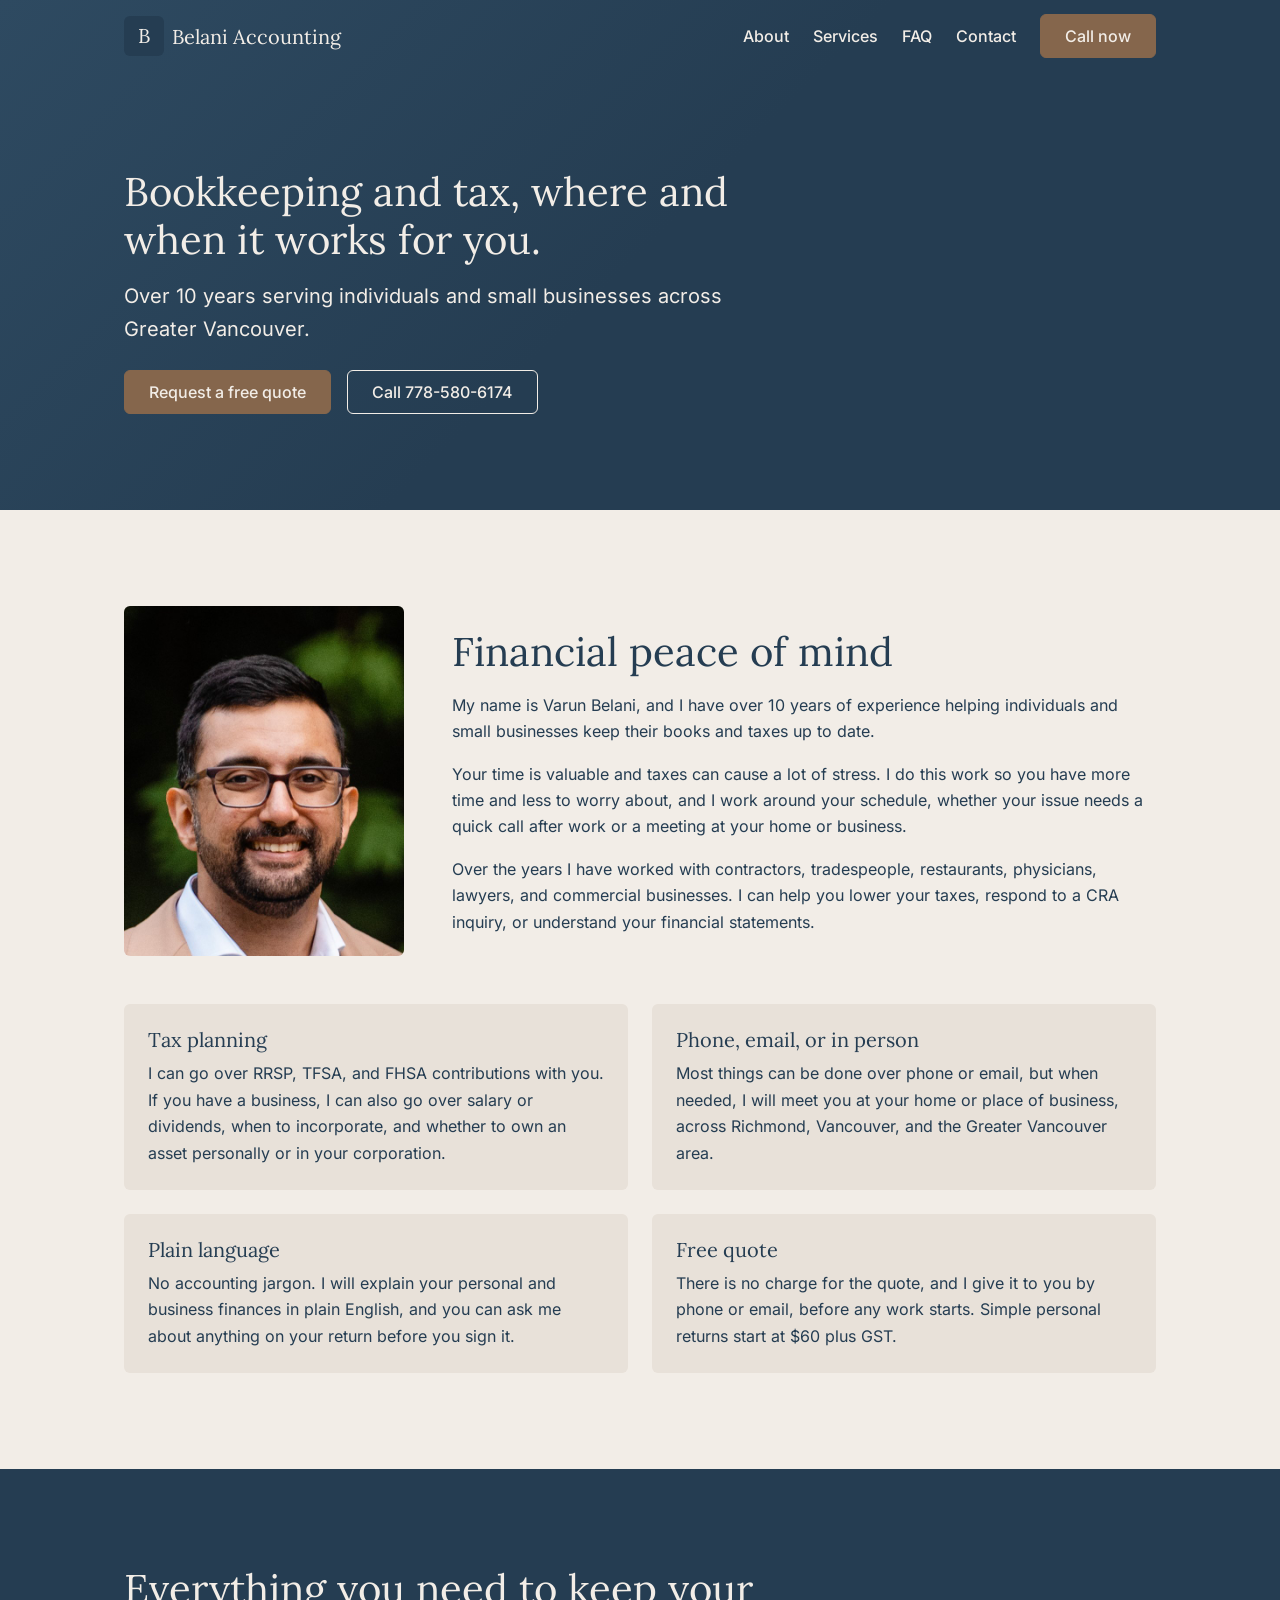
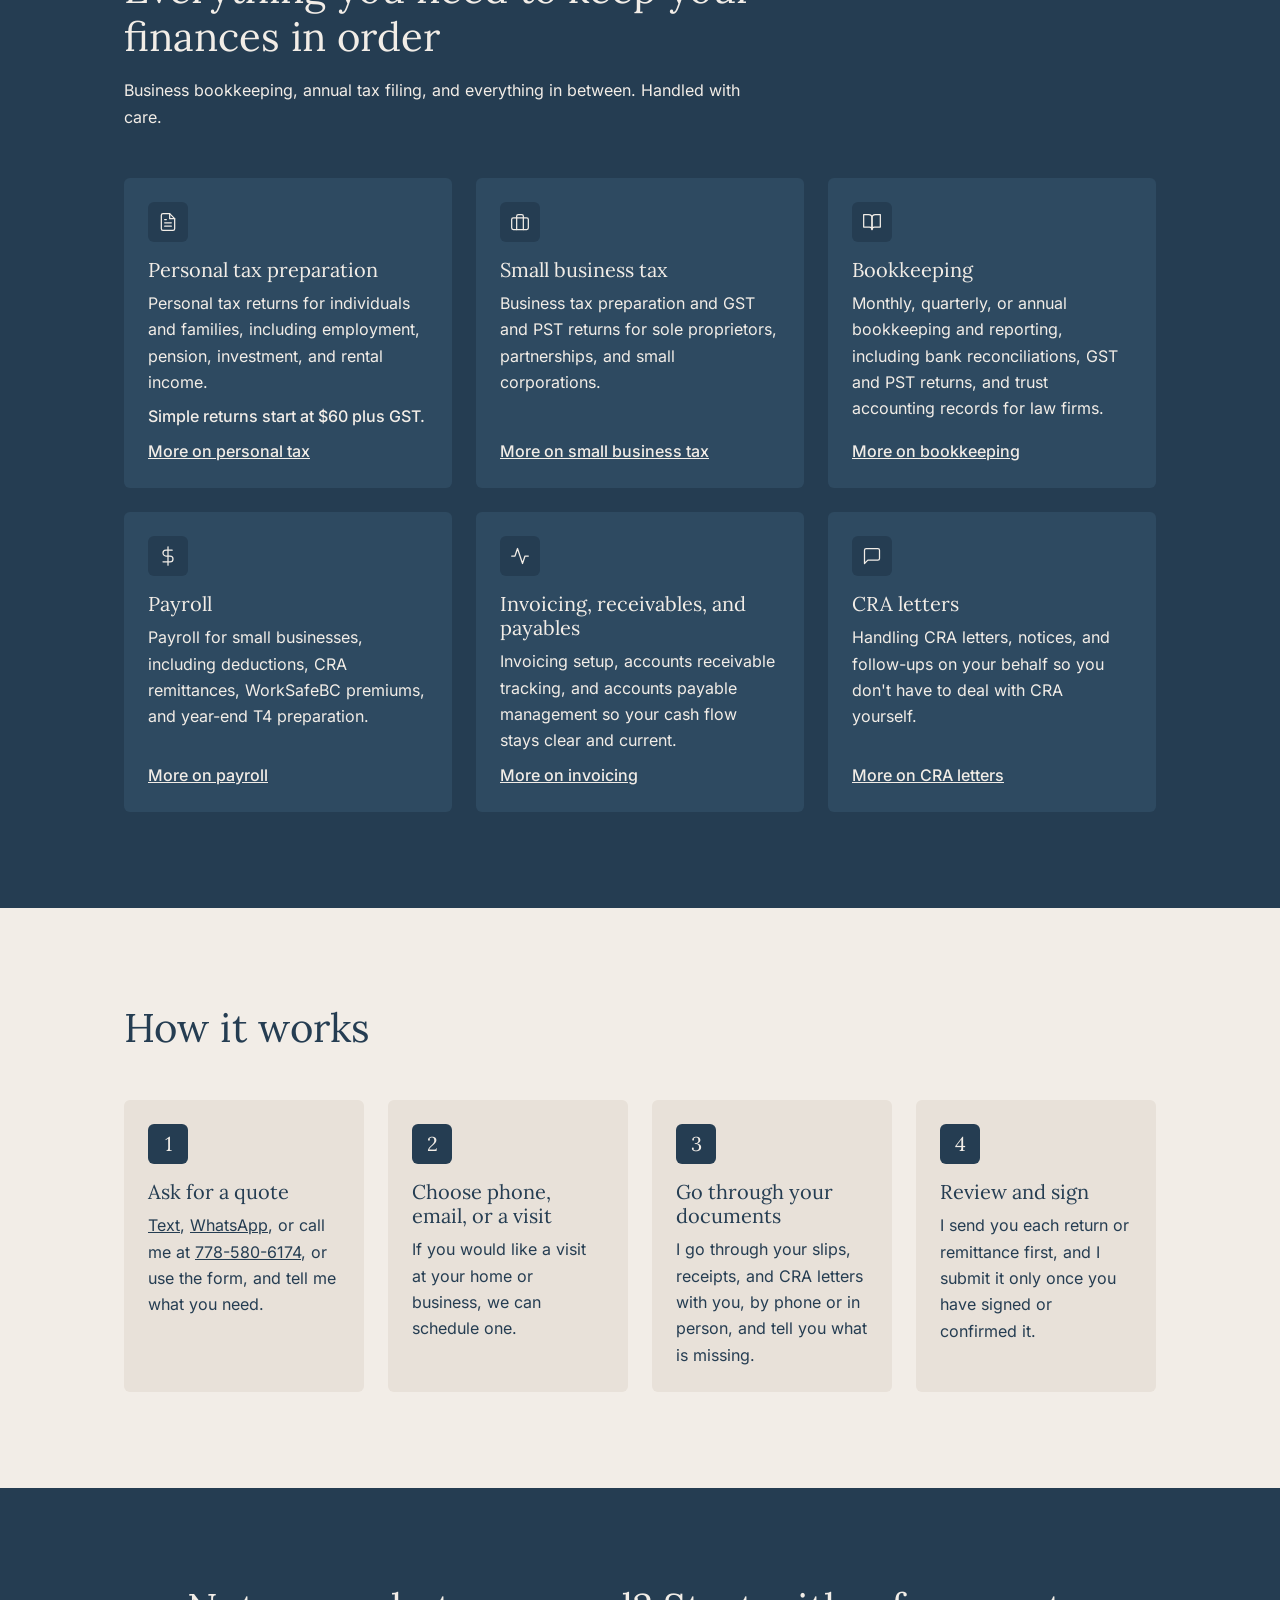
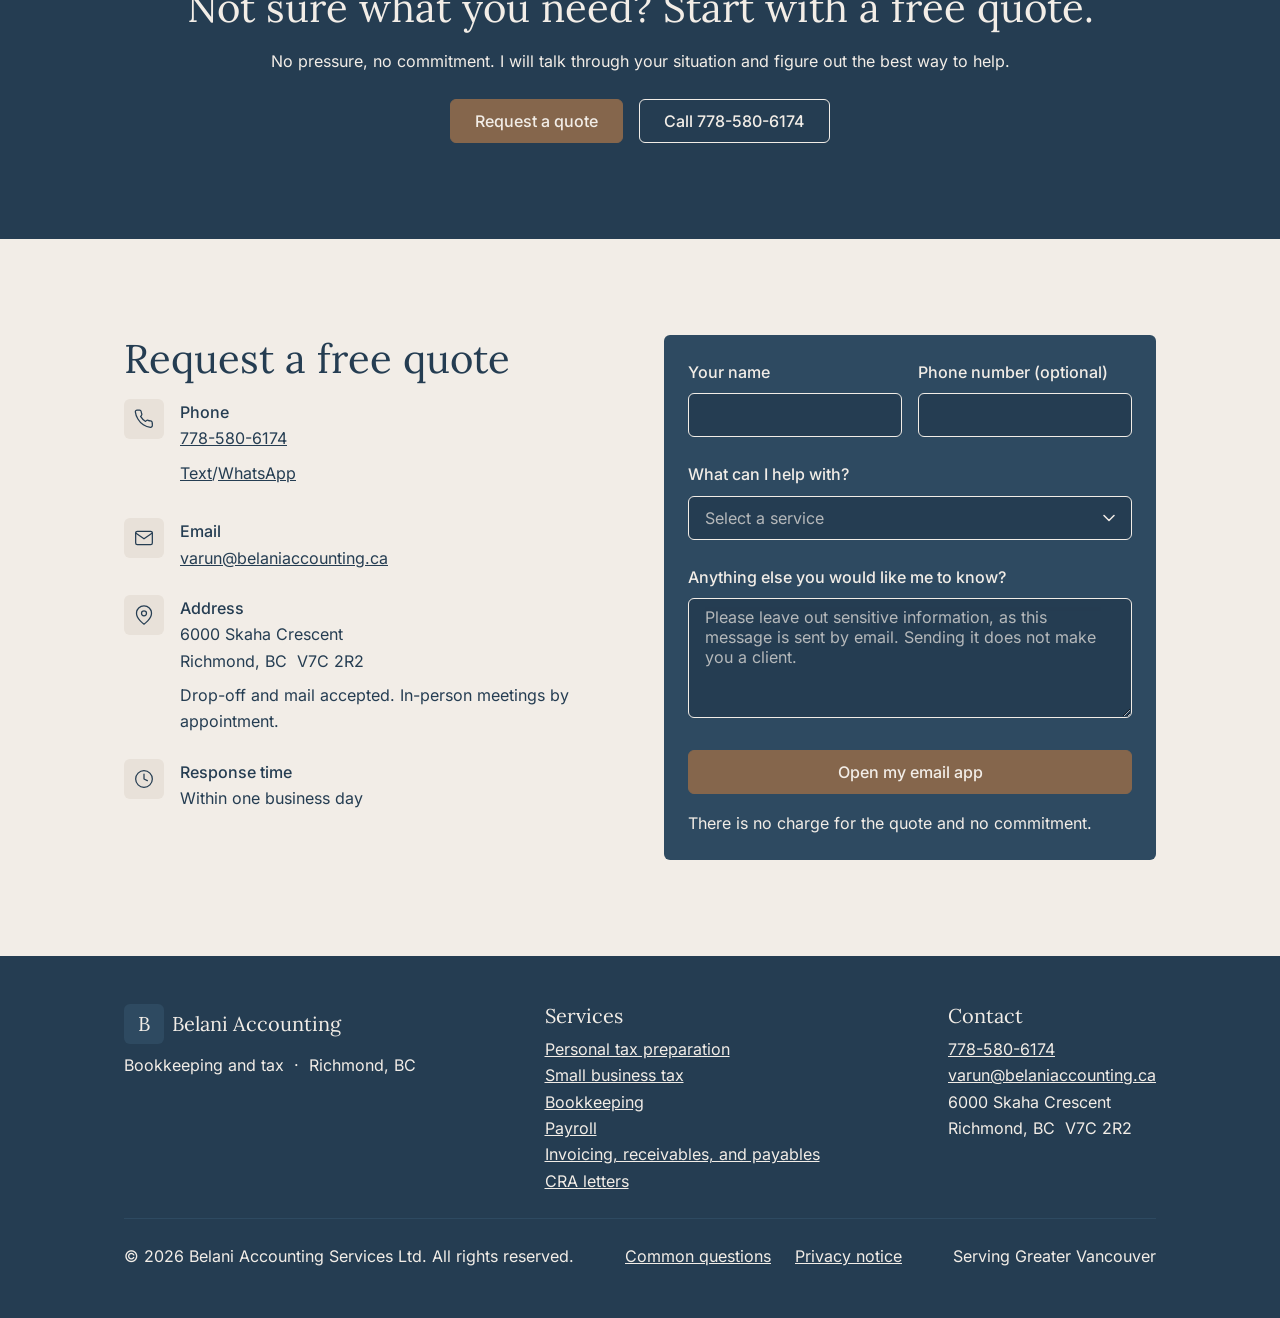
<file: index.html>
<!DOCTYPE html>
<html lang="en">
<head>
  <meta charset="UTF-8" />
  <meta name="viewport" content="width=device-width, initial-scale=1.0" />

  <title>Belani Accounting Services | Bookkeeping & Tax, Richmond, BC</title>
  <meta name="description" content="Bookkeeping and tax for individuals and small businesses in Richmond and Greater Vancouver, by phone, email, or in person. Free quote: 778-580-6174." />
  <link rel="canonical" href="https://www.belaniaccounting.ca/" />

  <meta property="og:type" content="website" />
  <meta property="og:url" content="https://www.belaniaccounting.ca/" />
  <meta property="og:title" content="Belani Accounting Services | Bookkeeping & Tax" />
  <meta property="og:description" content="Bookkeeping and tax, where and when it works for you. Serving individuals and small businesses across Greater Vancouver." />
  <meta property="og:image" content="https://www.belaniaccounting.ca/assets/og-image.png" />
  <meta property="og:image:width" content="1200" />
  <meta property="og:image:height" content="630" />
  <meta property="og:site_name" content="Belani Accounting Services" />
  <meta property="og:locale" content="en_CA" />
  <meta name="twitter:card" content="summary_large_image" />

  <link rel="icon" type="image/svg+xml" href="assets/favicon.svg" />
  <link rel="icon" type="image/x-icon" href="assets/favicon.ico" />
  <link rel="icon" type="image/png" sizes="32x32" href="assets/favicon-32.png" />
  <link rel="icon" type="image/png" sizes="16x16" href="assets/favicon-16.png" />
  <link rel="apple-touch-icon" href="assets/apple-touch-icon.png" />

  <link rel="stylesheet" href="style.css" />

  <script type="application/ld+json">
  {
    "@context": "https://schema.org",
    "@type": "AccountingService",
    "name": "Belani Accounting Services",
    "legalName": "Belani Accounting Services Ltd.",
    "alternateName": "Belani Accounting",
    "url": "https://www.belaniaccounting.ca/",
    "telephone": "+1-778-580-6174",
    "email": "varun@belaniaccounting.ca",
    "image": "https://www.belaniaccounting.ca/assets/og-image.png",
    "description": "Bookkeeping and tax for individuals and small businesses in Richmond and Greater Vancouver, by phone, email, or in person. Free quote: 778-580-6174.",
    "address": {
      "@type": "PostalAddress",
      "streetAddress": "6000 Skaha Crescent",
      "addressLocality": "Richmond",
      "addressRegion": "BC",
      "postalCode": "V7C 2R2",
      "addressCountry": "CA"
    },
    "areaServed": [
      { "@type": "City", "name": "Richmond" },
      { "@type": "City", "name": "Vancouver" },
      { "@type": "AdministrativeArea", "name": "Greater Vancouver" }
    ],
    "founder": { "@type": "Person", "name": "Varun Belani" }
  }
  </script>
</head>

<body>

<a href="#main" class="skip-link">Skip to main content</a>

<nav class="site-nav" id="site-nav" aria-label="Main navigation">
  <div class="nav-inner">

    <a href="#" class="nav-logo" aria-label="Belani Accounting Services, home">
      <div class="nav-monogram" aria-hidden="true">
        <span>B</span>
      </div>
      <span class="nav-name">Belani Accounting</span>
    </a>

    <ul class="nav-links">
      <li><a href="#about">About</a></li>
      <li><a href="#services">Services</a></li>
      <li><a href="faq.html">FAQ</a></li>
      <li><a href="#contact">Contact</a></li>
      <li>
        <a href="tel:+17785806174" class="btn btn-primary" aria-label="Call now, 778-580-6174">
          Call now
        </a>
      </li>
    </ul>

    <a href="tel:+17785806174" class="nav-call" aria-label="Call 778-580-6174">
      <svg viewBox="0 0 24 24" aria-hidden="true"><path d="M22 16.92v3a2 2 0 0 1-2.18 2 19.79 19.79 0 0 1-8.63-3.07A19.5 19.5 0 0 1 4.69 12 19.79 19.79 0 0 1 1.61 3.42 2 2 0 0 1 3.6 1.27h3a2 2 0 0 1 2 1.72c.127.96.361 1.903.7 2.81a2 2 0 0 1-.45 2.11L7.91 8.91a16 16 0 0 0 6 6l.91-.91a2 2 0 0 1 2.11-.45c.907.339 1.85.573 2.81.7A2 2 0 0 1 21.73 16.92z"/></svg>
    </a>

    <details class="nav-menu" id="nav-menu">
      <summary class="nav-hamburger" aria-label="Menu">
        <span></span>
        <span></span>
        <span></span>
      </summary>
      <div class="nav-mobile">
        <a href="#about">About</a>
        <a href="#services">Services</a>
        <a href="faq.html">FAQ</a>
        <a href="#contact">Contact</a>
        <a href="tel:+17785806174">Call 778-580-6174</a>
        <a href="sms:+17785806174">Text 778-580-6174</a>
        <a href="https://wa.me/17785806174">WhatsApp 778-580-6174</a>
        <a href="mailto:varun@belaniaccounting.ca">varun@belaniaccounting.ca</a>
      </div>
    </details>

  </div>
</nav>

<main id="main">
<section class="hero" aria-labelledby="page-heading">
  <div class="container">

    <h1 id="page-heading">
      Bookkeeping and tax, where and when it works for you.
    </h1>

    <p class="hero-sub">
      Over 10 years serving individuals and small businesses across Greater Vancouver.
    </p>

    <div class="hero-actions">
      <a href="#contact" class="btn btn-primary">Request a free quote</a>
      <a href="tel:+17785806174" class="btn btn-outline">Call 778-580-6174</a>
    </div>

  </div>
</section>

<section class="about" id="about" aria-labelledby="about-heading">
  <div class="container">
    <div class="about-grid">

      <img class="about-photo" src="assets/varun-belani.jpg" alt="Varun Belani" width="640" height="800" loading="lazy" decoding="async" />

      <div>
        <h2 id="about-heading">Financial peace of mind</h2>

        <p>
          My name is Varun Belani, and I have over 10 years of experience helping individuals and small businesses keep their books and taxes up to date.
        </p>

        <p>
          Your time is valuable and taxes can cause a lot of stress. I do this work so you have more time and less to worry about, and I work around your schedule, whether your issue needs a quick call after work or a meeting at your home or business.
        </p>

        <p>
          Over the years I have worked with contractors, tradespeople, restaurants, physicians, lawyers, and commercial businesses. I can help you lower your taxes, respond to a CRA inquiry, or understand your financial statements.
        </p>
      </div>

    </div>

    <div class="about-pillars">
      <div class="pillar">
        <h3>Tax planning</h3>
        <p>I can go over RRSP, TFSA, and FHSA contributions with you. If you have a business, I can also go over salary or dividends, when to incorporate, and whether to own an asset personally or in your corporation.</p>
      </div>
      <div class="pillar">
        <h3>Phone, email, or in person</h3>
        <p>Most things can be done over phone or email, but when needed, I will meet you at your home or place of business, across Richmond, Vancouver, and the Greater Vancouver area.</p>
      </div>
      <div class="pillar">
        <h3>Plain language</h3>
        <p>No accounting jargon. I will explain your personal and business finances in plain English, and you can ask me about anything on your return before you sign it.</p>
      </div>
      <div class="pillar">
        <h3>Free quote</h3>
        <p>There is no charge for the quote, and I give it to you by phone or email, before any work starts. Simple personal returns start at $60 plus GST.</p>
      </div>
    </div>

  </div>
</section>

<section class="services" id="services" aria-labelledby="services-heading">
  <div class="container">

    <div class="section-header">
      <h2 id="services-heading">Everything you need to keep your finances in order</h2>
      <p>
        Business bookkeeping, annual tax filing, and everything in between. Handled with care.
      </p>
    </div>

    <div class="services-grid">

      <div class="service-card">
        <div class="service-icon" aria-hidden="true">
          <svg viewBox="0 0 24 24"><path d="M14 2H6a2 2 0 0 0-2 2v16a2 2 0 0 0 2 2h12a2 2 0 0 0 2-2V8z"/><polyline points="14,2 14,8 20,8"/><line x1="16" y1="13" x2="8" y2="13"/><line x1="16" y1="17" x2="8" y2="17"/><polyline points="10,9 9,9 8,9"/></svg>
        </div>
        <h3>Personal tax preparation</h3>
        <p>Personal tax returns for individuals and families, including employment, pension, investment, and rental income.</p>
        <p class="service-price">Simple returns start at $60 plus GST.</p>
        <p class="service-more"><a href="personal-tax.html">More on personal tax</a></p>
      </div>

      <div class="service-card">
        <div class="service-icon" aria-hidden="true">
          <svg viewBox="0 0 24 24"><rect x="2" y="7" width="20" height="14" rx="2" ry="2"/><path d="M16 21V5a2 2 0 0 0-2-2h-4a2 2 0 0 0-2 2v16"/></svg>
        </div>
        <h3>Small business tax</h3>
        <p>Business tax preparation and GST and PST returns for sole proprietors, partnerships, and small corporations.</p>
        <p class="service-more"><a href="small-business-tax.html">More on small business tax</a></p>
      </div>

      <div class="service-card">
        <div class="service-icon" aria-hidden="true">
          <svg viewBox="0 0 24 24"><path d="M2 3h6a4 4 0 0 1 4 4v14a3 3 0 0 0-3-3H2z"/><path d="M22 3h-6a4 4 0 0 0-4 4v14a3 3 0 0 1 3-3h7z"/></svg>
        </div>
        <h3>Bookkeeping</h3>
        <p>Monthly, quarterly, or annual bookkeeping and reporting, including bank reconciliations, GST and PST returns, and trust accounting records for law firms.</p>
        <p class="service-more"><a href="bookkeeping.html">More on bookkeeping</a></p>
      </div>

      <div class="service-card">
        <div class="service-icon" aria-hidden="true">
          <svg viewBox="0 0 24 24"><line x1="12" y1="1" x2="12" y2="23"/><path d="M17 5H9.5a3.5 3.5 0 0 0 0 7h5a3.5 3.5 0 0 1 0 7H6"/></svg>
        </div>
        <h3>Payroll</h3>
        <p>Payroll for small businesses, including deductions, CRA remittances, WorkSafeBC premiums, and year-end T4 preparation.</p>
        <p class="service-more"><a href="payroll.html">More on payroll</a></p>
      </div>

      <div class="service-card">
        <div class="service-icon" aria-hidden="true">
          <svg viewBox="0 0 24 24"><polyline points="22,12 18,12 15,21 9,3 6,12 2,12"/></svg>
        </div>
        <h3>Invoicing, receivables, and payables</h3>
        <p>Invoicing setup, accounts receivable tracking, and accounts payable management so your cash flow stays clear and current.</p>
        <p class="service-more"><a href="bookkeeping.html#invoicing">More on invoicing</a></p>
      </div>

      <div class="service-card">
        <div class="service-icon" aria-hidden="true">
          <svg viewBox="0 0 24 24"><path d="M21 15a2 2 0 0 1-2 2H7l-4 4V5a2 2 0 0 1 2-2h14a2 2 0 0 1 2 2z"/></svg>
        </div>
        <h3>CRA letters</h3>
        <p>Handling CRA letters, notices, and follow-ups on your behalf so you don't have to deal with CRA yourself.</p>
        <p class="service-more"><a href="cra-letters.html">More on CRA letters</a></p>
      </div>

    </div>
  </div>
</section>

<section class="steps" aria-labelledby="steps-heading">
  <div class="container">

    <div class="section-header">
      <h2 id="steps-heading">How it works</h2>
    </div>

    <ol class="steps-grid">
      <li class="step">
        <span class="step-num" aria-hidden="true">1</span>
        <h3>Ask for a quote</h3>
        <p><a href="sms:+17785806174">Text</a>, <a href="https://wa.me/17785806174">WhatsApp</a>, or call me at <a href="tel:+17785806174" class="nowrap">778-580-6174</a>, or use the form, and tell me what you need.</p>
      </li>
      <li class="step">
        <span class="step-num" aria-hidden="true">2</span>
        <h3>Choose phone, email, or a visit</h3>
        <p>If you would like a visit at your home or business, we can schedule one.</p>
      </li>
      <li class="step">
        <span class="step-num" aria-hidden="true">3</span>
        <h3>Go through your documents</h3>
        <p>I go through your slips, receipts, and CRA letters with you, by phone or in person, and tell you what is missing.</p>
      </li>
      <li class="step">
        <span class="step-num" aria-hidden="true">4</span>
        <h3>Review and sign</h3>
        <p>I send you each return or remittance first, and I submit it only once you have signed or confirmed it.</p>
      </li>
    </ol>

  </div>
</section>

<section class="cta-band">
  <div class="container">
    <h2>Not sure what you need? Start with a free quote.</h2>
    <p>No pressure, no commitment. I will talk through your situation and figure out the best way to help.</p>
    <div class="cta-band-actions">
      <a href="#contact" class="btn btn-primary">Request a quote</a>
      <a href="tel:+17785806174" class="btn btn-outline">Call 778-580-6174</a>
    </div>
  </div>
</section>

<section class="contact" id="contact" aria-labelledby="contact-heading">
  <div class="container">
    <div class="contact-grid">

      <div>
        <h2 id="contact-heading">Request a free quote</h2>

        <div class="contact-details">

          <div class="contact-item">
            <div class="contact-item-icon" aria-hidden="true">
              <svg viewBox="0 0 24 24"><path d="M22 16.92v3a2 2 0 0 1-2.18 2 19.79 19.79 0 0 1-8.63-3.07A19.5 19.5 0 0 1 4.69 12 19.79 19.79 0 0 1 1.61 3.42 2 2 0 0 1 3.6 1.27h3a2 2 0 0 1 2 1.72c.127.96.361 1.903.7 2.81a2 2 0 0 1-.45 2.11L7.91 8.91a16 16 0 0 0 6 6l.91-.91a2 2 0 0 1 2.11-.45c.907.339 1.85.573 2.81.7A2 2 0 0 1 21.73 16.92z"/></svg>
            </div>
            <div>
              <div class="contact-item-label">Phone</div>
              <div>
                <a href="tel:+17785806174">778-580-6174</a><br />
                <span class="contact-msg"><a href="sms:+17785806174">Text</a>/<a href="https://wa.me/17785806174">WhatsApp</a></span>
              </div>
            </div>
          </div>

          <div class="contact-item">
            <div class="contact-item-icon" aria-hidden="true">
              <svg viewBox="0 0 24 24"><path d="M4 4h16c1.1 0 2 .9 2 2v12c0 1.1-.9 2-2 2H4c-1.1 0-2-.9-2-2V6c0-1.1.9-2 2-2z"/><polyline points="22,6 12,13 2,6"/></svg>
            </div>
            <div>
              <div class="contact-item-label">Email</div>
              <div>
                <a href="mailto:varun@belaniaccounting.ca">varun@belaniaccounting.ca</a>
              </div>
            </div>
          </div>

          <div class="contact-item">
            <div class="contact-item-icon" aria-hidden="true">
              <svg viewBox="0 0 24 24"><path d="M21 10c0 7-9 13-9 13s-9-6-9-13a9 9 0 0 1 18 0z"/><circle cx="12" cy="10" r="3"/></svg>
            </div>
            <div>
              <div class="contact-item-label">Address</div>
              <div>
                6000 Skaha Crescent<br />
                Richmond, BC&nbsp; V7C 2R2
                <span class="contact-note">Drop-off and mail accepted. In-person meetings by appointment.</span>
              </div>
            </div>
          </div>

          <div class="contact-item">
            <div class="contact-item-icon" aria-hidden="true">
              <svg viewBox="0 0 24 24"><circle cx="12" cy="12" r="10"/><polyline points="12,6 12,12 16,14"/></svg>
            </div>
            <div>
              <div class="contact-item-label">Response time</div>
              <div>Within one business day</div>
            </div>
          </div>

        </div>
      </div>

      <div>
        <div class="contact-form">
          <form id="contact-form" action="mailto:varun@belaniaccounting.ca" method="post" enctype="text/plain">
            <div class="form-row">
              <div class="form-group">
                <label for="name">Your name</label>
                <input type="text" id="name" name="name" required autocomplete="name" />
              </div>
              <div class="form-group">
                <label for="phone">Phone number (optional)</label>
                <input type="tel" id="phone" name="phone" autocomplete="tel" />
              </div>
            </div>

            <div class="form-group">
              <label for="service">What can I help with?</label>
              <select id="service" name="service">
                <option value="" disabled selected>Select a service</option>
                <option data-service="personal-tax">Personal tax preparation</option>
                <option data-service="small-business-tax">Small business tax</option>
                <option data-service="bookkeeping">Bookkeeping</option>
                <option data-service="payroll">Payroll</option>
                <option data-service="invoicing">Invoicing, receivables, and payables</option>
                <option data-service="cra-letters">CRA letters</option>
                <option>Not sure, just want to talk</option>
              </select>
            </div>

            <div class="form-group">
              <label for="message">Anything else you would like me to know?</label>
              <textarea id="message" name="message" maxlength="1000" placeholder="Please leave out sensitive information, as this message is sent by email. Sending it does not make you a client."></textarea>
            </div>

            <button type="submit" class="btn btn-primary form-submit">
              Open my email app
            </button>
            <p class="form-note">There is no charge for the quote and no commitment.</p>
            <p id="form-status" class="form-status" role="status" tabindex="-1" hidden>Your email app should now be open with your message. Press send there to finish. If nothing opened, call <a href="tel:+17785806174">778-580-6174</a> or email <a href="mailto:varun@belaniaccounting.ca">varun@belaniaccounting.ca</a>.</p>
          </form>
        </div>
      </div>

    </div>
  </div>
</section>
</main>

<footer class="site-footer">
  <div class="container">
    <div class="footer-inner">

      <div>
        <div class="footer-brand">
          <div class="footer-monogram" aria-hidden="true">
            <span>B</span>
          </div>
          <span class="footer-name">Belani Accounting</span>
        </div>
        <div>Bookkeeping and tax &nbsp;·&nbsp; Richmond, BC</div>
      </div>

      <div class="footer-col">
        <h2 class="footer-heading">Services</h2>
        <a href="personal-tax.html">Personal tax preparation</a>
        <a href="small-business-tax.html">Small business tax</a>
        <a href="bookkeeping.html">Bookkeeping</a>
        <a href="payroll.html">Payroll</a>
        <a href="bookkeeping.html#invoicing">Invoicing, receivables, and payables</a>
        <a href="cra-letters.html">CRA letters</a>
      </div>

      <div class="footer-col">
        <h2 class="footer-heading">Contact</h2>
        <a href="tel:+17785806174">778-580-6174</a>
        <a href="mailto:varun@belaniaccounting.ca">varun@belaniaccounting.ca</a>
        <p>6000 Skaha Crescent<br />Richmond, BC&nbsp; V7C 2R2</p>
      </div>

    </div>

    <div class="footer-bottom">
      <span>&copy; <span id="footer-year">2026</span> Belani Accounting Services Ltd. All rights reserved.</span>
      <span class="footer-links">
        <a href="faq.html">Common questions</a>
        <a href="privacy.html">Privacy notice</a>
      </span>
      <span>Serving Greater Vancouver</span>
    </div>
  </div>
</footer>

<script src="site.js"></script>

</body>
</html>
</file>
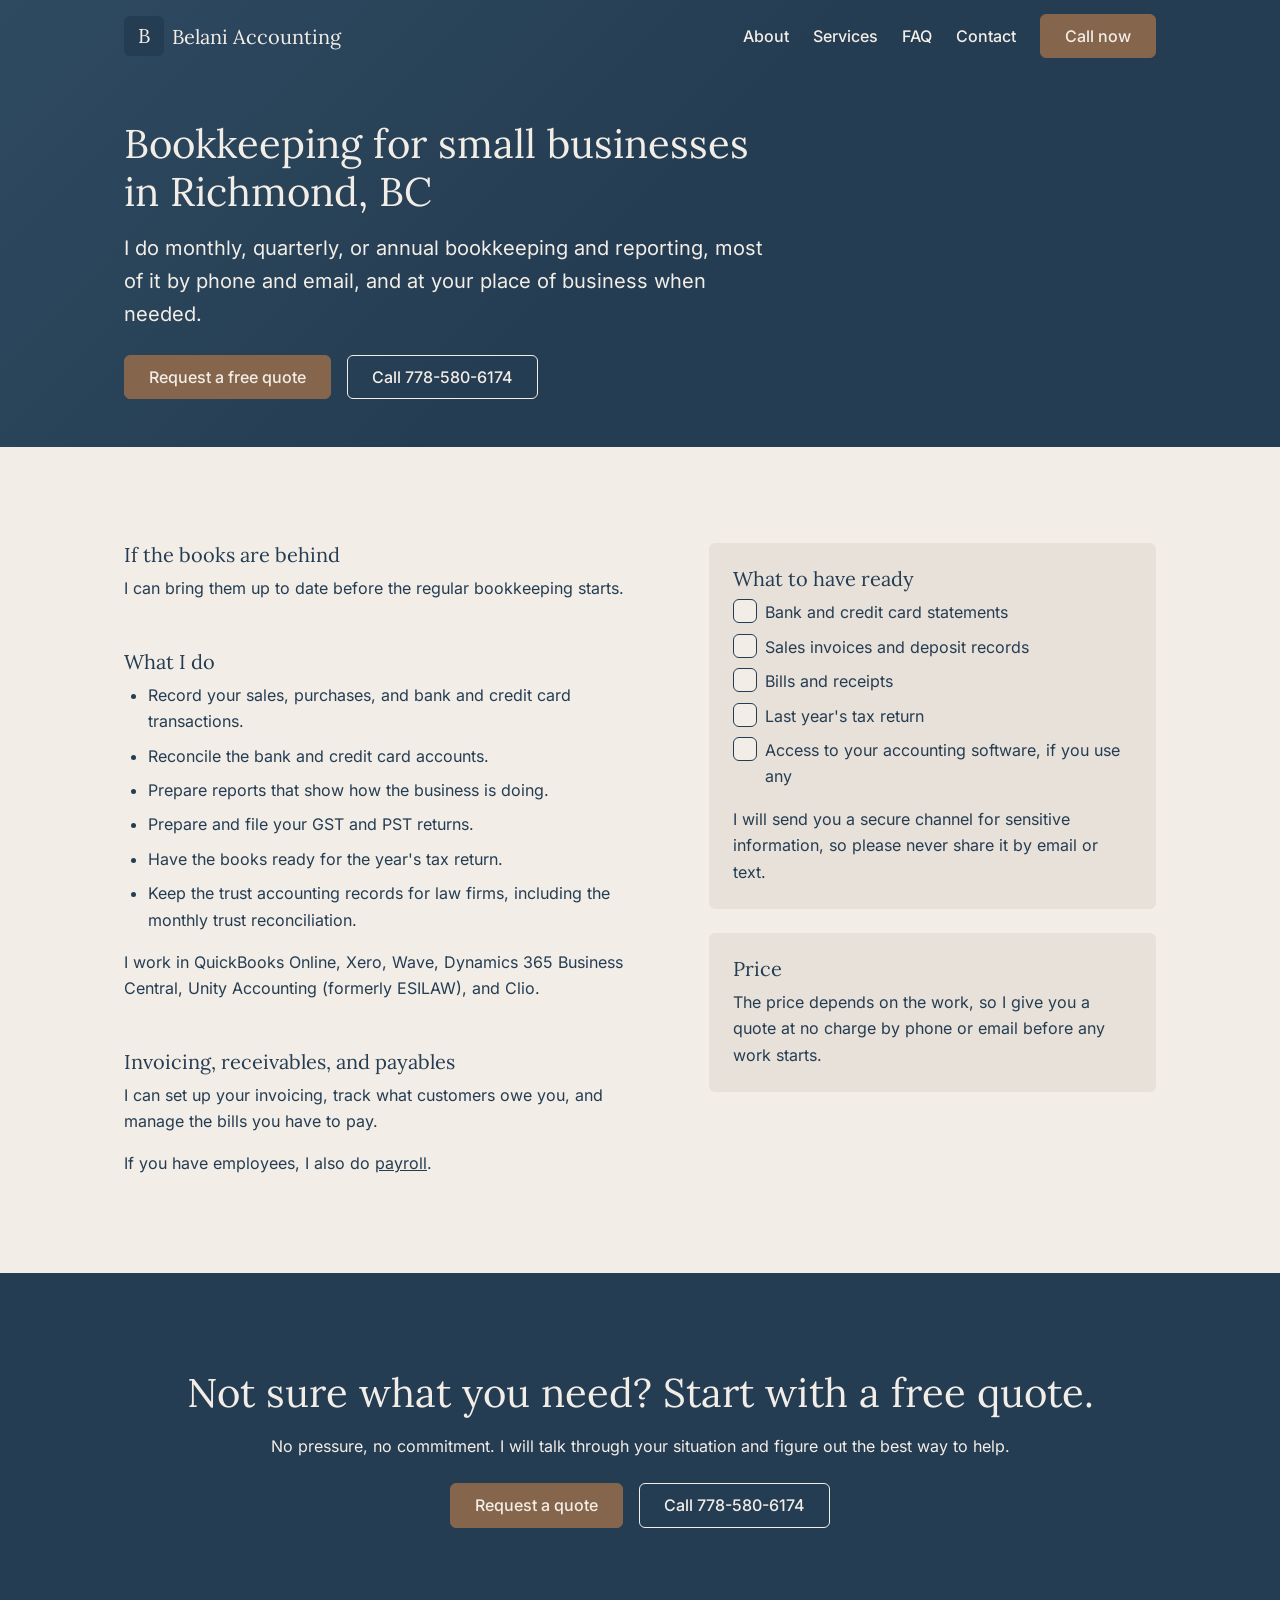
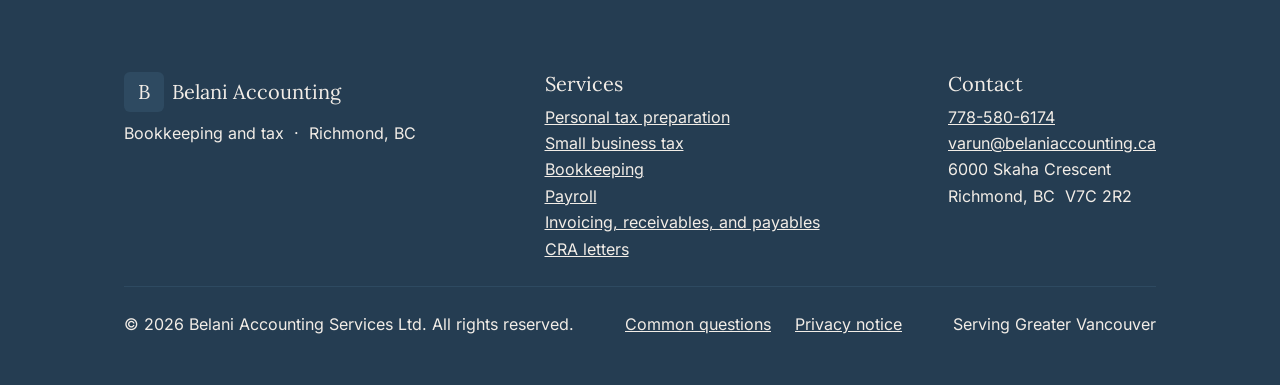
<file: bookkeeping.html>
<!DOCTYPE html>
<html lang="en">
<head>
  <meta charset="UTF-8" />
  <meta name="viewport" content="width=device-width, initial-scale=1.0" />

  <title>Bookkeeping in Richmond, BC | Belani Accounting</title>
  <meta name="description" content="Monthly, quarterly, or annual bookkeeping for small businesses in Richmond and Greater Vancouver, with invoicing, receivables, and payables. Call 778-580-6174." />
  <link rel="canonical" href="https://www.belaniaccounting.ca/bookkeeping.html" />

  <meta property="og:type" content="website" />
  <meta property="og:url" content="https://www.belaniaccounting.ca/bookkeeping.html" />
  <meta property="og:title" content="Bookkeeping in Richmond, BC | Belani Accounting" />
  <meta property="og:description" content="Monthly, quarterly, or annual bookkeeping for small businesses in Richmond and Greater Vancouver, with invoicing, receivables, and payables. Call 778-580-6174." />
  <meta property="og:image" content="https://www.belaniaccounting.ca/assets/og-image.png" />
  <meta property="og:image:width" content="1200" />
  <meta property="og:image:height" content="630" />
  <meta property="og:site_name" content="Belani Accounting Services" />
  <meta property="og:locale" content="en_CA" />
  <meta name="twitter:card" content="summary_large_image" />

  <link rel="icon" type="image/svg+xml" href="assets/favicon.svg" />
  <link rel="icon" type="image/x-icon" href="assets/favicon.ico" />
  <link rel="icon" type="image/png" sizes="32x32" href="assets/favicon-32.png" />
  <link rel="icon" type="image/png" sizes="16x16" href="assets/favicon-16.png" />
  <link rel="apple-touch-icon" href="assets/apple-touch-icon.png" />

  <link rel="stylesheet" href="style.css" />
</head>

<body>

<a href="#main" class="skip-link">Skip to main content</a>

<nav class="site-nav" id="site-nav" aria-label="Main navigation">
  <div class="nav-inner">

    <a href="./" class="nav-logo" aria-label="Belani Accounting Services, home">
      <div class="nav-monogram" aria-hidden="true">
        <span>B</span>
      </div>
      <span class="nav-name">Belani Accounting</span>
    </a>

    <ul class="nav-links">
      <li><a href="./#about">About</a></li>
      <li><a href="./#services">Services</a></li>
      <li><a href="faq.html">FAQ</a></li>
      <li><a href="./#contact">Contact</a></li>
      <li>
        <a href="tel:+17785806174" class="btn btn-primary" aria-label="Call now, 778-580-6174">
          Call now
        </a>
      </li>
    </ul>

    <a href="tel:+17785806174" class="nav-call" aria-label="Call 778-580-6174">
      <svg viewBox="0 0 24 24" aria-hidden="true"><path d="M22 16.92v3a2 2 0 0 1-2.18 2 19.79 19.79 0 0 1-8.63-3.07A19.5 19.5 0 0 1 4.69 12 19.79 19.79 0 0 1 1.61 3.42 2 2 0 0 1 3.6 1.27h3a2 2 0 0 1 2 1.72c.127.96.361 1.903.7 2.81a2 2 0 0 1-.45 2.11L7.91 8.91a16 16 0 0 0 6 6l.91-.91a2 2 0 0 1 2.11-.45c.907.339 1.85.573 2.81.7A2 2 0 0 1 21.73 16.92z"/></svg>
    </a>

    <details class="nav-menu" id="nav-menu">
      <summary class="nav-hamburger" aria-label="Menu">
        <span></span>
        <span></span>
        <span></span>
      </summary>
      <div class="nav-mobile">
        <a href="./#about">About</a>
        <a href="./#services">Services</a>
        <a href="faq.html">FAQ</a>
        <a href="./#contact">Contact</a>
        <a href="tel:+17785806174">Call 778-580-6174</a>
        <a href="sms:+17785806174">Text 778-580-6174</a>
        <a href="https://wa.me/17785806174">WhatsApp 778-580-6174</a>
        <a href="mailto:varun@belaniaccounting.ca">varun@belaniaccounting.ca</a>
      </div>
    </details>

  </div>
</nav>

<main id="main">
<section class="hero page-hero" aria-labelledby="page-heading">
  <div class="container">

    <h1 id="page-heading">Bookkeeping for small businesses in Richmond, BC</h1>

    <p class="hero-sub">I do monthly, quarterly, or annual bookkeeping and reporting, most of it by phone and email, and at your place of business when needed.</p>

    <div class="hero-actions">
      <a href="./?service=bookkeeping#contact" class="btn btn-primary">Request a free quote</a>
      <a href="tel:+17785806174" class="btn btn-outline">Call 778-580-6174</a>
    </div>

  </div>
</section>

<section class="page-section">
  <div class="container">
    <div class="page-grid">

      <div>
        <h2>If the books are behind</h2>
        <p>I can bring them up to date before the regular bookkeeping starts.</p>

        <h2>What I do</h2>
        <ul class="page-list">
          <li>Record your sales, purchases, and bank and credit card transactions.</li>
          <li>Reconcile the bank and credit card accounts.</li>
          <li>Prepare reports that show how the business is doing.</li>
          <li>Prepare and file your GST and PST returns.</li>
          <li>Have the books ready for the year's tax return.</li>
          <li>Keep the trust accounting records for law firms, including the monthly trust reconciliation.</li>
        </ul>
        <p>I work in QuickBooks Online, Xero, Wave, Dynamics 365 Business Central, Unity Accounting (formerly ESILAW), and Clio.</p>

        <h2 id="invoicing">Invoicing, receivables, and payables</h2>
        <p>I can set up your invoicing, track what customers owe you, and manage the bills you have to pay.</p>

        <p>If you have employees, I also do <a href="payroll.html">payroll</a>.</p>
      </div>

      <div class="page-aside">
        <div class="pillar" id="ready">
          <h2>What to have ready</h2>
          <ul class="page-list check-list">
            <li><label><input type="checkbox" /><span>Bank and credit card statements</span></label></li>
            <li><label><input type="checkbox" /><span>Sales invoices and deposit records</span></label></li>
            <li><label><input type="checkbox" /><span>Bills and receipts</span></label></li>
            <li><label><input type="checkbox" /><span>Last year's tax return</span></label></li>
            <li><label><input type="checkbox" /><span>Access to your accounting software, if you use any</span></label></li>
          </ul>
          <p>I will send you a secure channel for sensitive information, so please never share it by email or text.</p>
        </div>
        <div class="pillar">
          <h2>Price</h2>
          <p>The price depends on the work, so I give you a quote at no charge by phone or email before any work starts.</p>
        </div>
      </div>

    </div>
  </div>
</section>

<section class="cta-band">
  <div class="container">
    <h2>Not sure what you need? Start with a free quote.</h2>
    <p>No pressure, no commitment. I will talk through your situation and figure out the best way to help.</p>
    <div class="cta-band-actions">
      <a href="./?service=bookkeeping#contact" class="btn btn-primary">Request a quote</a>
      <a href="tel:+17785806174" class="btn btn-outline">Call 778-580-6174</a>
    </div>
  </div>
</section>
</main>

<footer class="site-footer">
  <div class="container">
    <div class="footer-inner">

      <div>
        <div class="footer-brand">
          <div class="footer-monogram" aria-hidden="true">
            <span>B</span>
          </div>
          <span class="footer-name">Belani Accounting</span>
        </div>
        <div>Bookkeeping and tax &nbsp;·&nbsp; Richmond, BC</div>
      </div>

      <div class="footer-col">
        <h2 class="footer-heading">Services</h2>
        <a href="personal-tax.html">Personal tax preparation</a>
        <a href="small-business-tax.html">Small business tax</a>
        <a href="bookkeeping.html">Bookkeeping</a>
        <a href="payroll.html">Payroll</a>
        <a href="bookkeeping.html#invoicing">Invoicing, receivables, and payables</a>
        <a href="cra-letters.html">CRA letters</a>
      </div>

      <div class="footer-col">
        <h2 class="footer-heading">Contact</h2>
        <a href="tel:+17785806174">778-580-6174</a>
        <a href="mailto:varun@belaniaccounting.ca">varun@belaniaccounting.ca</a>
        <p>6000 Skaha Crescent<br />Richmond, BC&nbsp; V7C 2R2</p>
      </div>

    </div>

    <div class="footer-bottom">
      <span>&copy; <span id="footer-year">2026</span> Belani Accounting Services Ltd. All rights reserved.</span>
      <span class="footer-links">
        <a href="faq.html">Common questions</a>
        <a href="privacy.html">Privacy notice</a>
      </span>
      <span>Serving Greater Vancouver</span>
    </div>
  </div>
</footer>

<script src="site.js"></script>

</body>
</html>
</file>
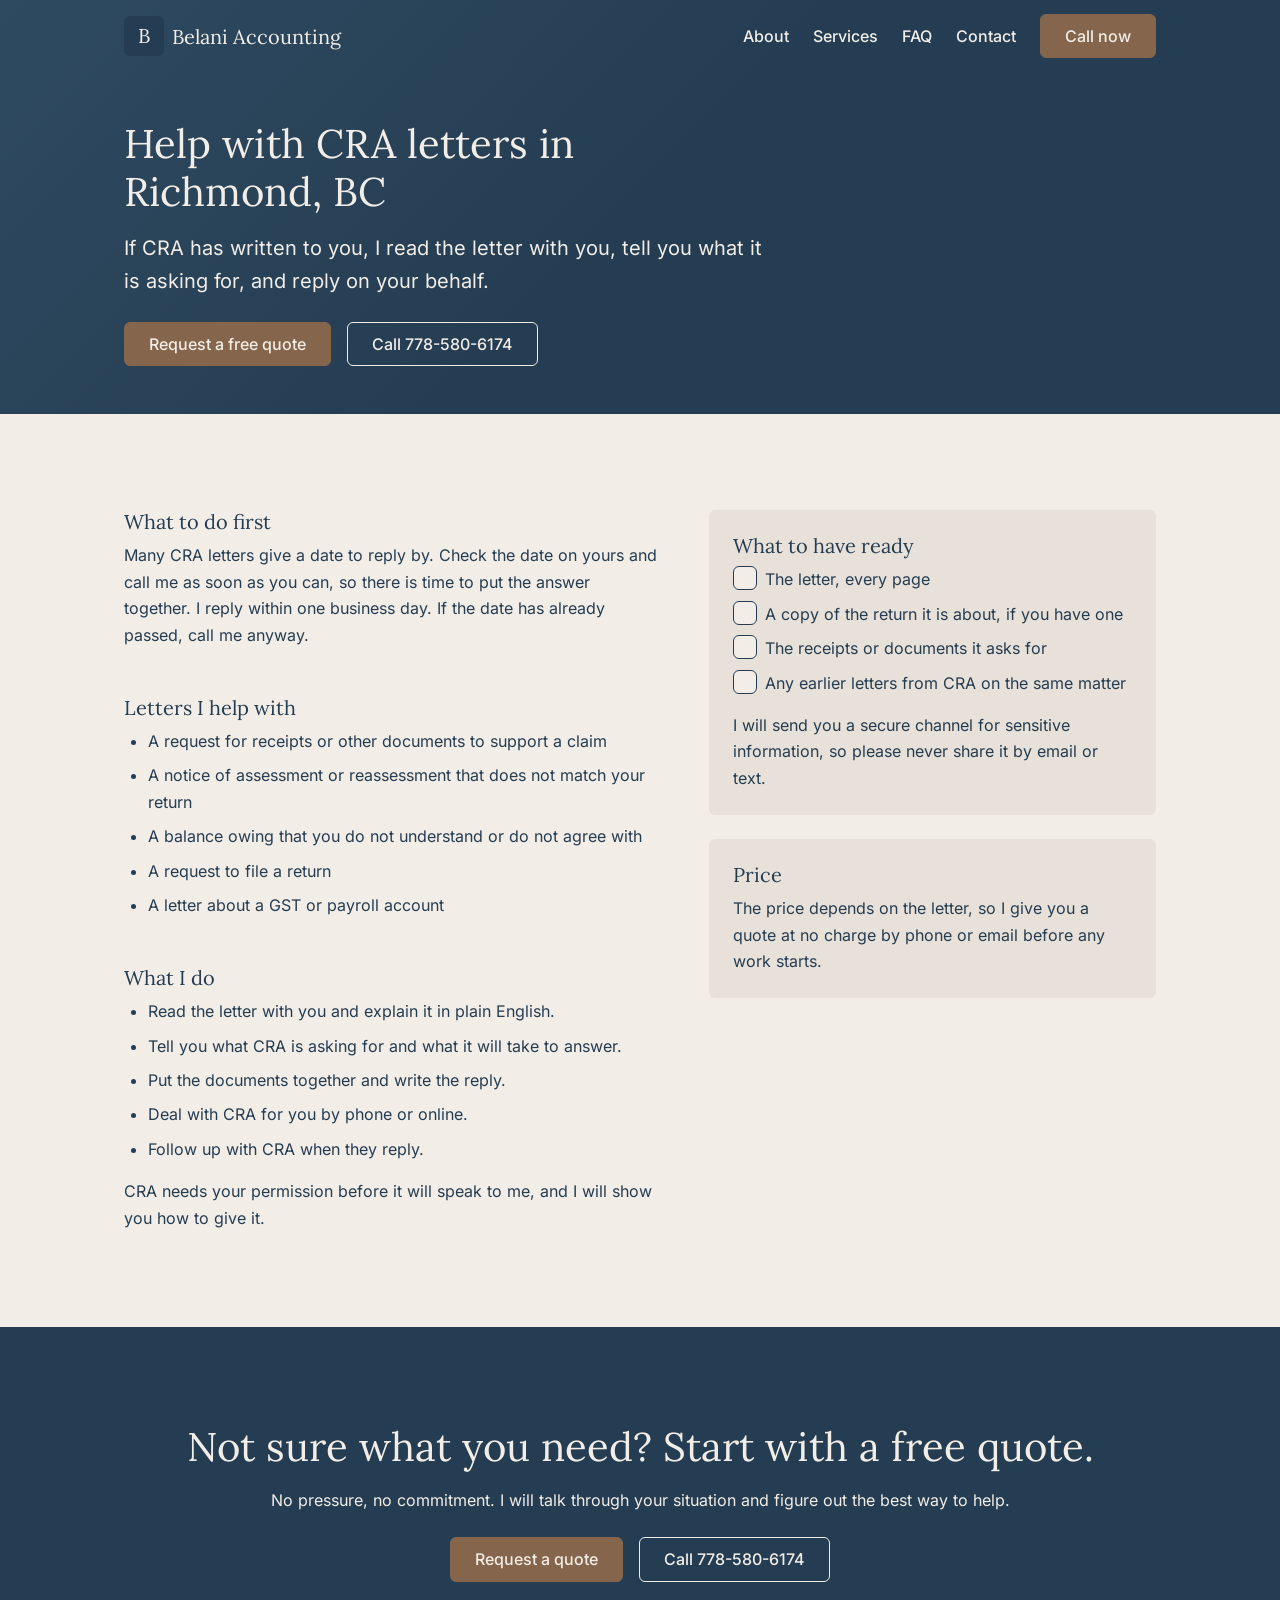
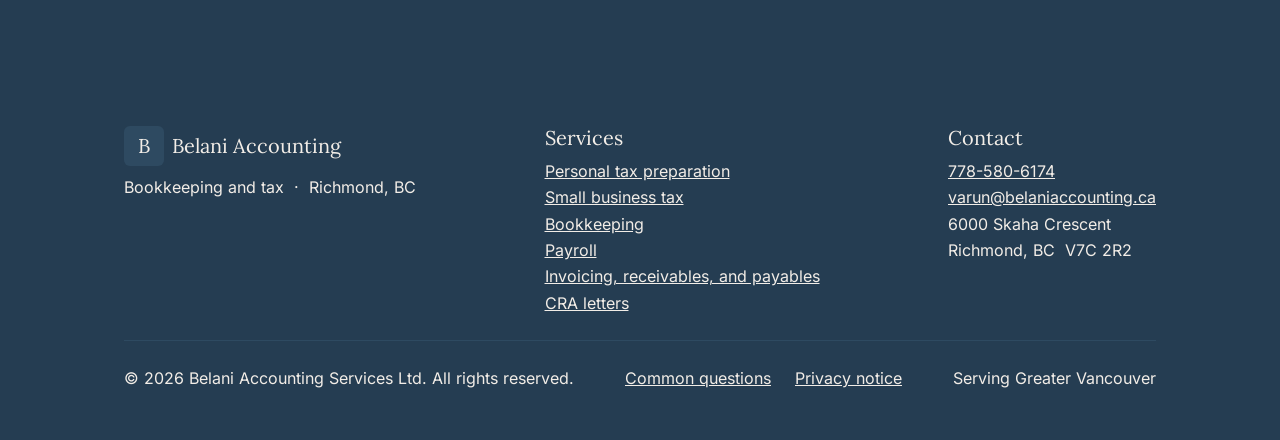
<file: cra-letters.html>
<!DOCTYPE html>
<html lang="en">
<head>
  <meta charset="UTF-8" />
  <meta name="viewport" content="width=device-width, initial-scale=1.0" />

  <title>Help with CRA letters in Richmond, BC | Belani Accounting</title>
  <meta name="description" content="Received a letter from CRA? I read it with you, tell you what it is asking for, and reply on your behalf. Richmond and Greater Vancouver. Call 778-580-6174." />
  <link rel="canonical" href="https://www.belaniaccounting.ca/cra-letters.html" />

  <meta property="og:type" content="website" />
  <meta property="og:url" content="https://www.belaniaccounting.ca/cra-letters.html" />
  <meta property="og:title" content="Help with CRA letters in Richmond, BC | Belani Accounting" />
  <meta property="og:description" content="Received a letter from CRA? I read it with you, tell you what it is asking for, and reply on your behalf. Richmond and Greater Vancouver. Call 778-580-6174." />
  <meta property="og:image" content="https://www.belaniaccounting.ca/assets/og-image.png" />
  <meta property="og:image:width" content="1200" />
  <meta property="og:image:height" content="630" />
  <meta property="og:site_name" content="Belani Accounting Services" />
  <meta property="og:locale" content="en_CA" />
  <meta name="twitter:card" content="summary_large_image" />

  <link rel="icon" type="image/svg+xml" href="assets/favicon.svg" />
  <link rel="icon" type="image/x-icon" href="assets/favicon.ico" />
  <link rel="icon" type="image/png" sizes="32x32" href="assets/favicon-32.png" />
  <link rel="icon" type="image/png" sizes="16x16" href="assets/favicon-16.png" />
  <link rel="apple-touch-icon" href="assets/apple-touch-icon.png" />

  <link rel="stylesheet" href="style.css" />
</head>

<body>

<a href="#main" class="skip-link">Skip to main content</a>

<nav class="site-nav" id="site-nav" aria-label="Main navigation">
  <div class="nav-inner">

    <a href="./" class="nav-logo" aria-label="Belani Accounting Services, home">
      <div class="nav-monogram" aria-hidden="true">
        <span>B</span>
      </div>
      <span class="nav-name">Belani Accounting</span>
    </a>

    <ul class="nav-links">
      <li><a href="./#about">About</a></li>
      <li><a href="./#services">Services</a></li>
      <li><a href="faq.html">FAQ</a></li>
      <li><a href="./#contact">Contact</a></li>
      <li>
        <a href="tel:+17785806174" class="btn btn-primary" aria-label="Call now, 778-580-6174">
          Call now
        </a>
      </li>
    </ul>

    <a href="tel:+17785806174" class="nav-call" aria-label="Call 778-580-6174">
      <svg viewBox="0 0 24 24" aria-hidden="true"><path d="M22 16.92v3a2 2 0 0 1-2.18 2 19.79 19.79 0 0 1-8.63-3.07A19.5 19.5 0 0 1 4.69 12 19.79 19.79 0 0 1 1.61 3.42 2 2 0 0 1 3.6 1.27h3a2 2 0 0 1 2 1.72c.127.96.361 1.903.7 2.81a2 2 0 0 1-.45 2.11L7.91 8.91a16 16 0 0 0 6 6l.91-.91a2 2 0 0 1 2.11-.45c.907.339 1.85.573 2.81.7A2 2 0 0 1 21.73 16.92z"/></svg>
    </a>

    <details class="nav-menu" id="nav-menu">
      <summary class="nav-hamburger" aria-label="Menu">
        <span></span>
        <span></span>
        <span></span>
      </summary>
      <div class="nav-mobile">
        <a href="./#about">About</a>
        <a href="./#services">Services</a>
        <a href="faq.html">FAQ</a>
        <a href="./#contact">Contact</a>
        <a href="tel:+17785806174">Call 778-580-6174</a>
        <a href="sms:+17785806174">Text 778-580-6174</a>
        <a href="https://wa.me/17785806174">WhatsApp 778-580-6174</a>
        <a href="mailto:varun@belaniaccounting.ca">varun@belaniaccounting.ca</a>
      </div>
    </details>

  </div>
</nav>

<main id="main">
<section class="hero page-hero" aria-labelledby="page-heading">
  <div class="container">

    <h1 id="page-heading">Help with CRA letters in Richmond, BC</h1>

    <p class="hero-sub">If CRA has written to you, I read the letter with you, tell you what it is asking for, and reply on your behalf.</p>

    <div class="hero-actions">
      <a href="./?service=cra-letters#contact" class="btn btn-primary">Request a free quote</a>
      <a href="tel:+17785806174" class="btn btn-outline">Call 778-580-6174</a>
    </div>

  </div>
</section>

<section class="page-section">
  <div class="container">
    <div class="page-grid">

      <div>
        <h2>What to do first</h2>
        <p>Many CRA letters give a date to reply by. Check the date on yours and call me as soon as you can, so there is time to put the answer together. I reply within one business day. If the date has already passed, call me anyway.</p>

        <h2>Letters I help with</h2>
        <ul class="page-list">
          <li>A request for receipts or other documents to support a claim</li>
          <li>A notice of assessment or reassessment that does not match your return</li>
          <li>A balance owing that you do not understand or do not agree with</li>
          <li>A request to file a return</li>
          <li>A letter about a GST or payroll account</li>
        </ul>

        <h2>What I do</h2>
        <ul class="page-list">
          <li>Read the letter with you and explain it in plain English.</li>
          <li>Tell you what CRA is asking for and what it will take to answer.</li>
          <li>Put the documents together and write the reply.</li>
          <li>Deal with CRA for you by phone or online.</li>
          <li>Follow up with CRA when they reply.</li>
        </ul>
        <p>CRA needs your permission before it will speak to me, and I will show you how to give it.</p>
      </div>

      <div class="page-aside">
        <div class="pillar" id="ready">
          <h2>What to have ready</h2>
          <ul class="page-list check-list">
            <li><label><input type="checkbox" /><span>The letter, every page</span></label></li>
            <li><label><input type="checkbox" /><span>A copy of the return it is about, if you have one</span></label></li>
            <li><label><input type="checkbox" /><span>The receipts or documents it asks for</span></label></li>
            <li><label><input type="checkbox" /><span>Any earlier letters from CRA on the same matter</span></label></li>
          </ul>
          <p>I will send you a secure channel for sensitive information, so please never share it by email or text.</p>
        </div>
        <div class="pillar">
          <h2>Price</h2>
          <p>The price depends on the letter, so I give you a quote at no charge by phone or email before any work starts.</p>
        </div>
      </div>

    </div>
  </div>
</section>

<section class="cta-band">
  <div class="container">
    <h2>Not sure what you need? Start with a free quote.</h2>
    <p>No pressure, no commitment. I will talk through your situation and figure out the best way to help.</p>
    <div class="cta-band-actions">
      <a href="./?service=cra-letters#contact" class="btn btn-primary">Request a quote</a>
      <a href="tel:+17785806174" class="btn btn-outline">Call 778-580-6174</a>
    </div>
  </div>
</section>
</main>

<footer class="site-footer">
  <div class="container">
    <div class="footer-inner">

      <div>
        <div class="footer-brand">
          <div class="footer-monogram" aria-hidden="true">
            <span>B</span>
          </div>
          <span class="footer-name">Belani Accounting</span>
        </div>
        <div>Bookkeeping and tax &nbsp;·&nbsp; Richmond, BC</div>
      </div>

      <div class="footer-col">
        <h2 class="footer-heading">Services</h2>
        <a href="personal-tax.html">Personal tax preparation</a>
        <a href="small-business-tax.html">Small business tax</a>
        <a href="bookkeeping.html">Bookkeeping</a>
        <a href="payroll.html">Payroll</a>
        <a href="bookkeeping.html#invoicing">Invoicing, receivables, and payables</a>
        <a href="cra-letters.html">CRA letters</a>
      </div>

      <div class="footer-col">
        <h2 class="footer-heading">Contact</h2>
        <a href="tel:+17785806174">778-580-6174</a>
        <a href="mailto:varun@belaniaccounting.ca">varun@belaniaccounting.ca</a>
        <p>6000 Skaha Crescent<br />Richmond, BC&nbsp; V7C 2R2</p>
      </div>

    </div>

    <div class="footer-bottom">
      <span>&copy; <span id="footer-year">2026</span> Belani Accounting Services Ltd. All rights reserved.</span>
      <span class="footer-links">
        <a href="faq.html">Common questions</a>
        <a href="privacy.html">Privacy notice</a>
      </span>
      <span>Serving Greater Vancouver</span>
    </div>
  </div>
</footer>

<script src="site.js"></script>

</body>
</html>
</file>
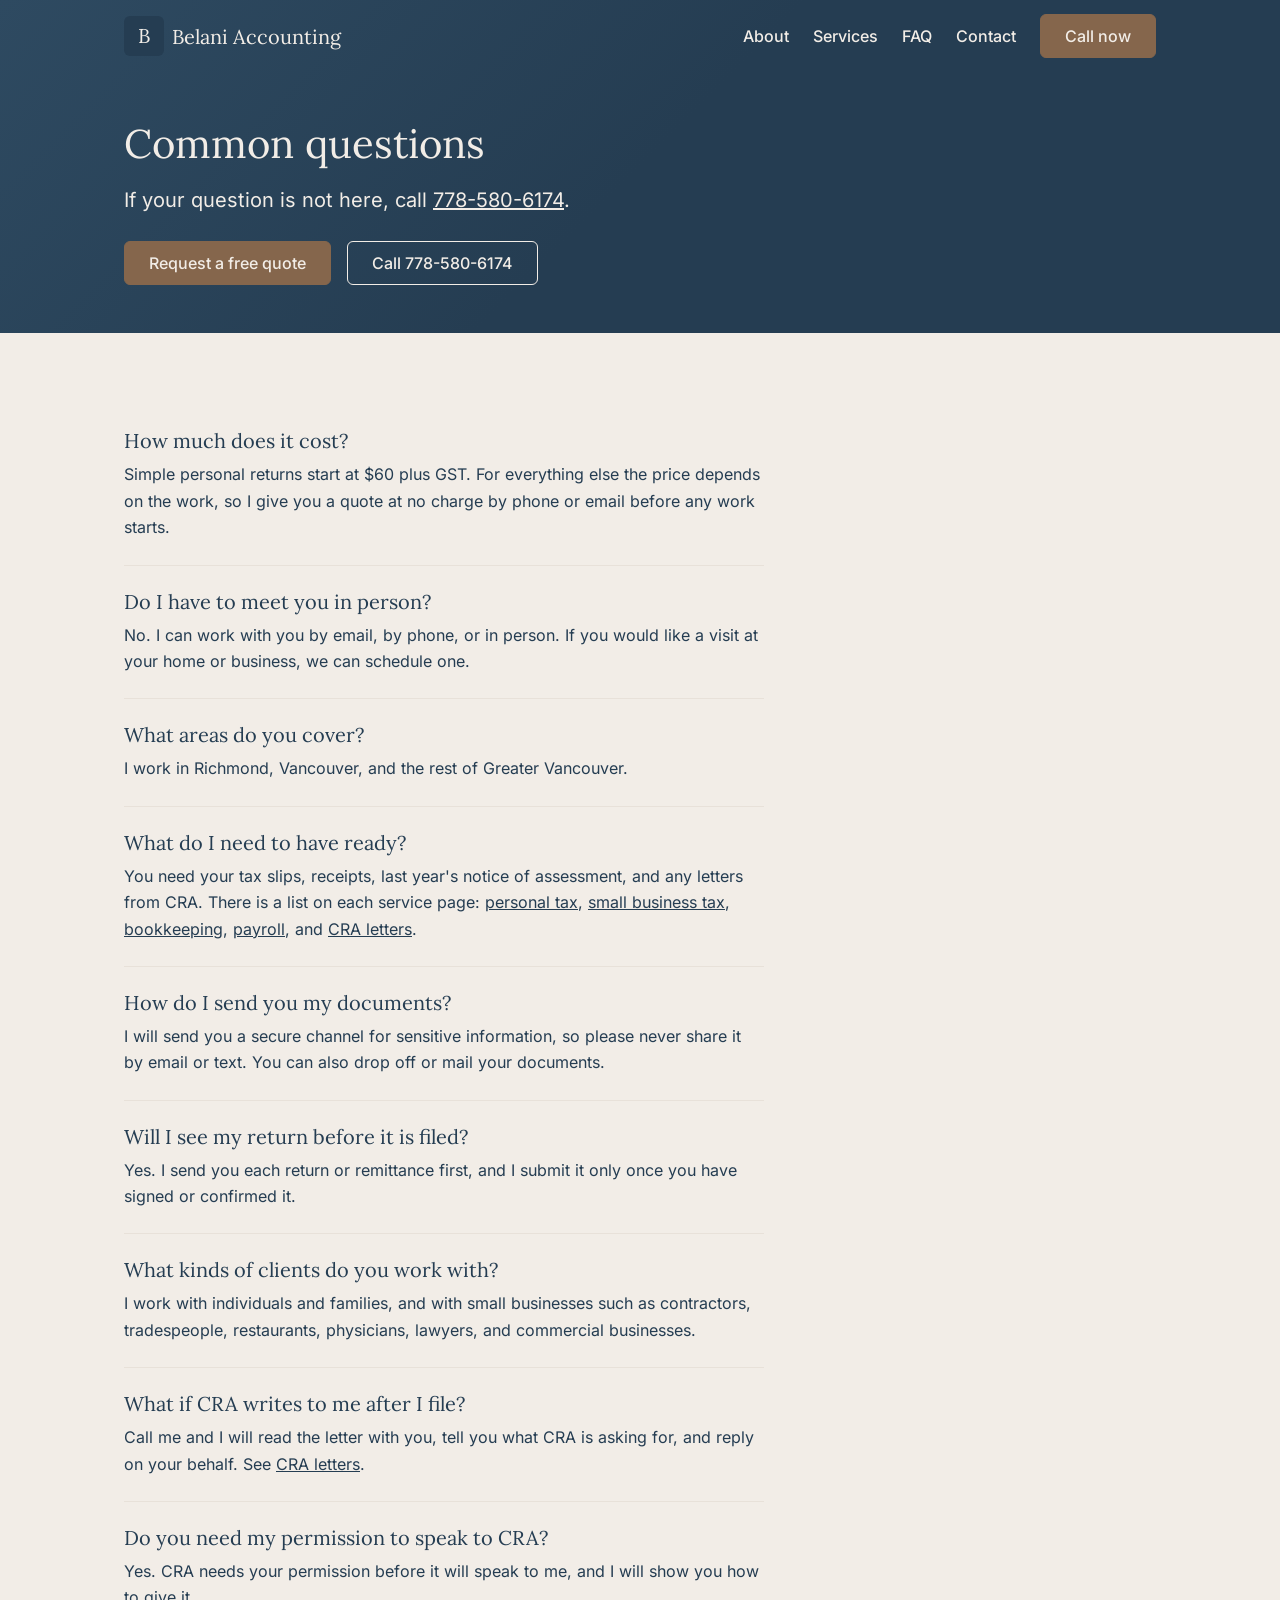
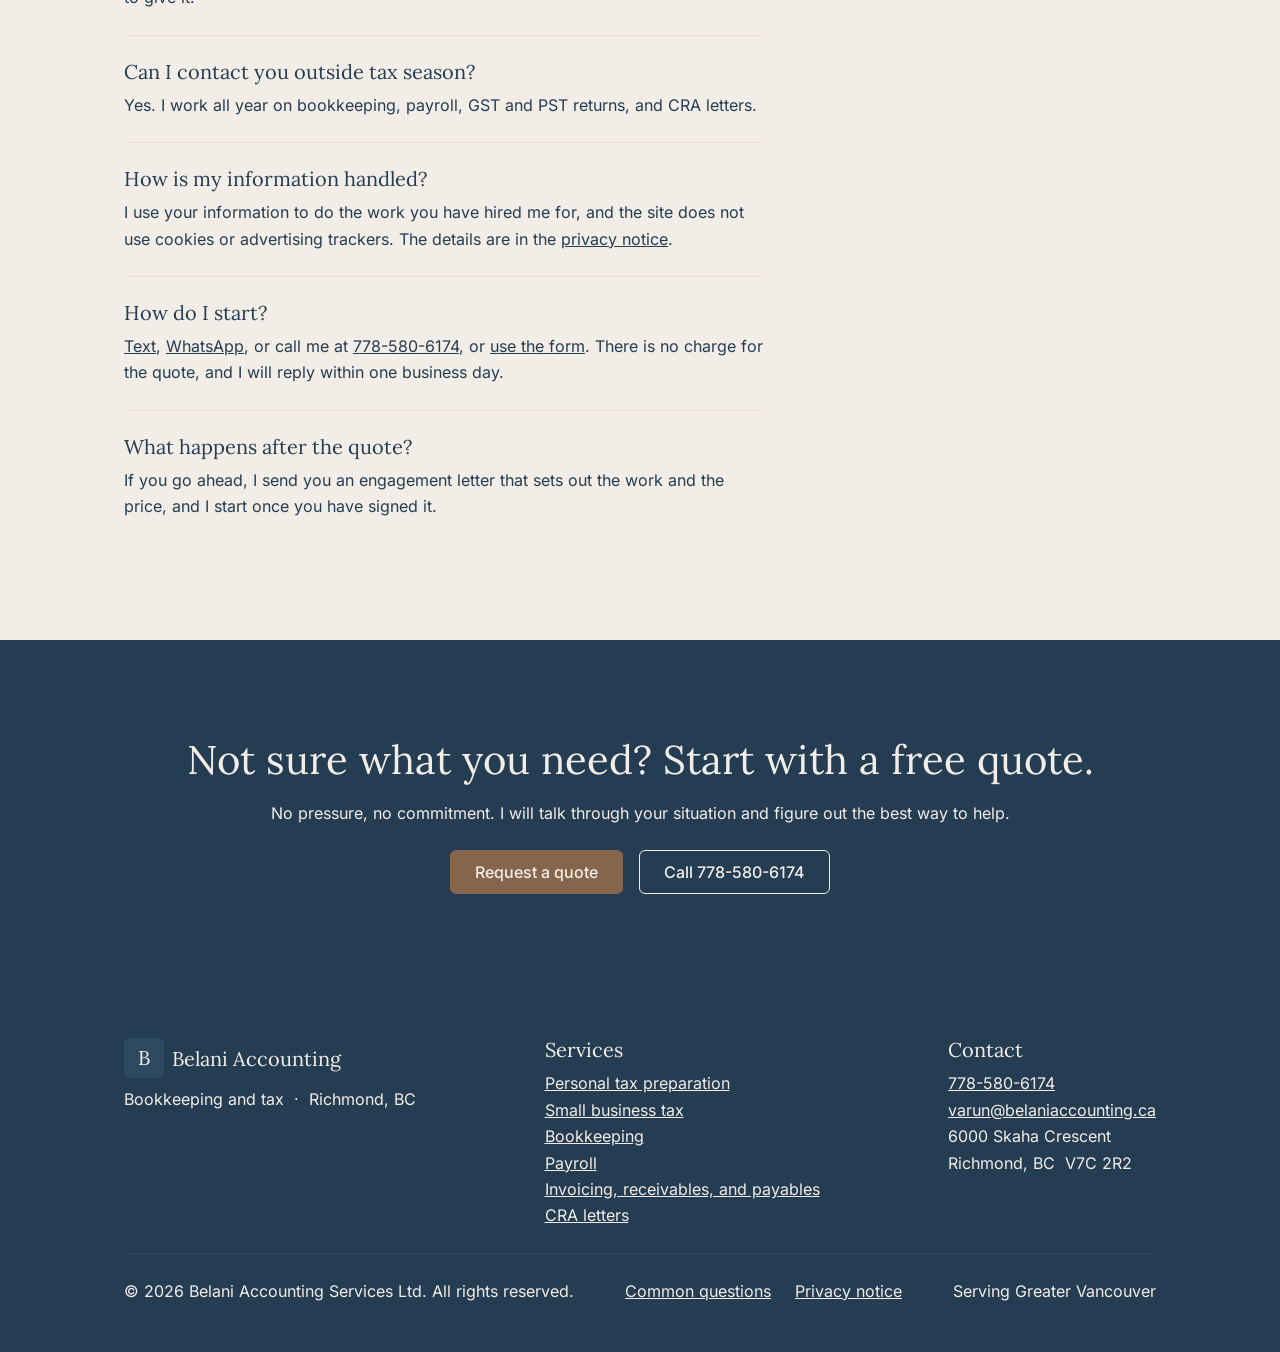
<file: faq.html>
<!DOCTYPE html>
<html lang="en">
<head>
  <meta charset="UTF-8" />
  <meta name="viewport" content="width=device-width, initial-scale=1.0" />

  <title>Common questions | Belani Accounting</title>
  <meta name="description" content="Price, whether you need to meet in person, what to have ready, and how your return is filed. Common questions about Belani Accounting Services in Richmond, BC." />
  <link rel="canonical" href="https://www.belaniaccounting.ca/faq.html" />

  <meta property="og:type" content="website" />
  <meta property="og:url" content="https://www.belaniaccounting.ca/faq.html" />
  <meta property="og:title" content="Common questions | Belani Accounting" />
  <meta property="og:description" content="Price, whether you need to meet in person, what to have ready, and how your return is filed. Common questions about Belani Accounting Services in Richmond, BC." />
  <meta property="og:image" content="https://www.belaniaccounting.ca/assets/og-image.png" />
  <meta property="og:image:width" content="1200" />
  <meta property="og:image:height" content="630" />
  <meta property="og:site_name" content="Belani Accounting Services" />
  <meta property="og:locale" content="en_CA" />
  <meta name="twitter:card" content="summary_large_image" />

  <link rel="icon" type="image/svg+xml" href="assets/favicon.svg" />
  <link rel="icon" type="image/x-icon" href="assets/favicon.ico" />
  <link rel="icon" type="image/png" sizes="32x32" href="assets/favicon-32.png" />
  <link rel="icon" type="image/png" sizes="16x16" href="assets/favicon-16.png" />
  <link rel="apple-touch-icon" href="assets/apple-touch-icon.png" />

  <link rel="stylesheet" href="style.css" />
</head>

<body>

<a href="#main" class="skip-link">Skip to main content</a>

<nav class="site-nav" id="site-nav" aria-label="Main navigation">
  <div class="nav-inner">

    <a href="./" class="nav-logo" aria-label="Belani Accounting Services, home">
      <div class="nav-monogram" aria-hidden="true">
        <span>B</span>
      </div>
      <span class="nav-name">Belani Accounting</span>
    </a>

    <ul class="nav-links">
      <li><a href="./#about">About</a></li>
      <li><a href="./#services">Services</a></li>
      <li><a href="faq.html" aria-current="page">FAQ</a></li>
      <li><a href="./#contact">Contact</a></li>
      <li>
        <a href="tel:+17785806174" class="btn btn-primary" aria-label="Call now, 778-580-6174">
          Call now
        </a>
      </li>
    </ul>

    <a href="tel:+17785806174" class="nav-call" aria-label="Call 778-580-6174">
      <svg viewBox="0 0 24 24" aria-hidden="true"><path d="M22 16.92v3a2 2 0 0 1-2.18 2 19.79 19.79 0 0 1-8.63-3.07A19.5 19.5 0 0 1 4.69 12 19.79 19.79 0 0 1 1.61 3.42 2 2 0 0 1 3.6 1.27h3a2 2 0 0 1 2 1.72c.127.96.361 1.903.7 2.81a2 2 0 0 1-.45 2.11L7.91 8.91a16 16 0 0 0 6 6l.91-.91a2 2 0 0 1 2.11-.45c.907.339 1.85.573 2.81.7A2 2 0 0 1 21.73 16.92z"/></svg>
    </a>

    <details class="nav-menu" id="nav-menu">
      <summary class="nav-hamburger" aria-label="Menu">
        <span></span>
        <span></span>
        <span></span>
      </summary>
      <div class="nav-mobile">
        <a href="./#about">About</a>
        <a href="./#services">Services</a>
        <a href="faq.html" aria-current="page">FAQ</a>
        <a href="./#contact">Contact</a>
        <a href="tel:+17785806174">Call 778-580-6174</a>
        <a href="sms:+17785806174">Text 778-580-6174</a>
        <a href="https://wa.me/17785806174">WhatsApp 778-580-6174</a>
        <a href="mailto:varun@belaniaccounting.ca">varun@belaniaccounting.ca</a>
      </div>
    </details>

  </div>
</nav>

<main id="main">
<section class="hero page-hero" aria-labelledby="page-heading">
  <div class="container">

    <h1 id="page-heading">Common questions</h1>

    <p class="hero-sub">If your question is not here, call <a href="tel:+17785806174" class="nowrap">778-580-6174</a>.</p>

    <div class="hero-actions">
      <a href="./#contact" class="btn btn-primary">Request a free quote</a>
      <a href="tel:+17785806174" class="btn btn-outline">Call 778-580-6174</a>
    </div>

  </div>
</section>

<section class="page-section">
  <div class="container">
    <div class="page-narrow">
      <div class="faq-item" id="cost">
        <h2>How much does it cost?</h2>
        <p>Simple personal returns start at $60 plus GST. For everything else the price depends on the work, so I give you a quote at no charge by phone or email before any work starts.</p>
      </div>
      <div class="faq-item" id="meeting">
        <h2>Do I have to meet you in person?</h2>
        <p>No. I can work with you by email, by phone, or in person. If you would like a visit at your home or business, we can schedule one.</p>
      </div>
      <div class="faq-item" id="areas">
        <h2>What areas do you cover?</h2>
        <p>I work in Richmond, Vancouver, and the rest of Greater Vancouver.</p>
      </div>
      <div class="faq-item" id="ready">
        <h2>What do I need to have ready?</h2>
        <p>You need your tax slips, receipts, last year's notice of assessment, and any letters from CRA. There is a list on each service page: <a href="personal-tax.html">personal tax</a>, <a href="small-business-tax.html">small business tax</a>, <a href="bookkeeping.html">bookkeeping</a>, <a href="payroll.html">payroll</a>, and <a href="cra-letters.html">CRA letters</a>.</p>
      </div>
      <div class="faq-item" id="documents">
        <h2>How do I send you my documents?</h2>
        <p>I will send you a secure channel for sensitive information, so please never share it by email or text. You can also drop off or mail your documents.</p>
      </div>
      <div class="faq-item" id="review">
        <h2>Will I see my return before it is filed?</h2>
        <p>Yes. I send you each return or remittance first, and I submit it only once you have signed or confirmed it.</p>
      </div>
      <div class="faq-item" id="clients">
        <h2>What kinds of clients do you work with?</h2>
        <p>I work with individuals and families, and with small businesses such as contractors, tradespeople, restaurants, physicians, lawyers, and commercial businesses.</p>
      </div>
      <div class="faq-item" id="cra-letter">
        <h2>What if CRA writes to me after I file?</h2>
        <p>Call me and I will read the letter with you, tell you what CRA is asking for, and reply on your behalf. See <a href="cra-letters.html">CRA letters</a>.</p>
      </div>
      <div class="faq-item" id="cra-permission">
        <h2>Do you need my permission to speak to CRA?</h2>
        <p>Yes. CRA needs your permission before it will speak to me, and I will show you how to give it.</p>
      </div>
      <div class="faq-item" id="year-round">
        <h2>Can I contact you outside tax season?</h2>
        <p>Yes. I work all year on bookkeeping, payroll, GST and PST returns, and CRA letters.</p>
      </div>
      <div class="faq-item" id="information">
        <h2>How is my information handled?</h2>
        <p>I use your information to do the work you have hired me for, and the site does not use cookies or advertising trackers. The details are in the <a href="privacy.html">privacy notice</a>.</p>
      </div>
      <div class="faq-item" id="start">
        <h2>How do I start?</h2>
        <p><a href="sms:+17785806174">Text</a>, <a href="https://wa.me/17785806174">WhatsApp</a>, or call me at <a href="tel:+17785806174" class="nowrap">778-580-6174</a>, or <a href="./#contact">use the form</a>. There is no charge for the quote, and I will reply within one business day.</p>
      </div>
      <div class="faq-item" id="after-quote">
        <h2>What happens after the quote?</h2>
        <p>If you go ahead, I send you an engagement letter that sets out the work and the price, and I start once you have signed it.</p>
      </div>
    </div>
  </div>
</section>

<section class="cta-band">
  <div class="container">
    <h2>Not sure what you need? Start with a free quote.</h2>
    <p>No pressure, no commitment. I will talk through your situation and figure out the best way to help.</p>
    <div class="cta-band-actions">
      <a href="./#contact" class="btn btn-primary">Request a quote</a>
      <a href="tel:+17785806174" class="btn btn-outline">Call 778-580-6174</a>
    </div>
  </div>
</section>
</main>

<footer class="site-footer">
  <div class="container">
    <div class="footer-inner">

      <div>
        <div class="footer-brand">
          <div class="footer-monogram" aria-hidden="true">
            <span>B</span>
          </div>
          <span class="footer-name">Belani Accounting</span>
        </div>
        <div>Bookkeeping and tax &nbsp;·&nbsp; Richmond, BC</div>
      </div>

      <div class="footer-col">
        <h2 class="footer-heading">Services</h2>
        <a href="personal-tax.html">Personal tax preparation</a>
        <a href="small-business-tax.html">Small business tax</a>
        <a href="bookkeeping.html">Bookkeeping</a>
        <a href="payroll.html">Payroll</a>
        <a href="bookkeeping.html#invoicing">Invoicing, receivables, and payables</a>
        <a href="cra-letters.html">CRA letters</a>
      </div>

      <div class="footer-col">
        <h2 class="footer-heading">Contact</h2>
        <a href="tel:+17785806174">778-580-6174</a>
        <a href="mailto:varun@belaniaccounting.ca">varun@belaniaccounting.ca</a>
        <p>6000 Skaha Crescent<br />Richmond, BC&nbsp; V7C 2R2</p>
      </div>

    </div>

    <div class="footer-bottom">
      <span>&copy; <span id="footer-year">2026</span> Belani Accounting Services Ltd. All rights reserved.</span>
      <span class="footer-links">
        <a href="faq.html">Common questions</a>
        <a href="privacy.html">Privacy notice</a>
      </span>
      <span>Serving Greater Vancouver</span>
    </div>
  </div>
</footer>

<script src="site.js"></script>

</body>
</html>
</file>
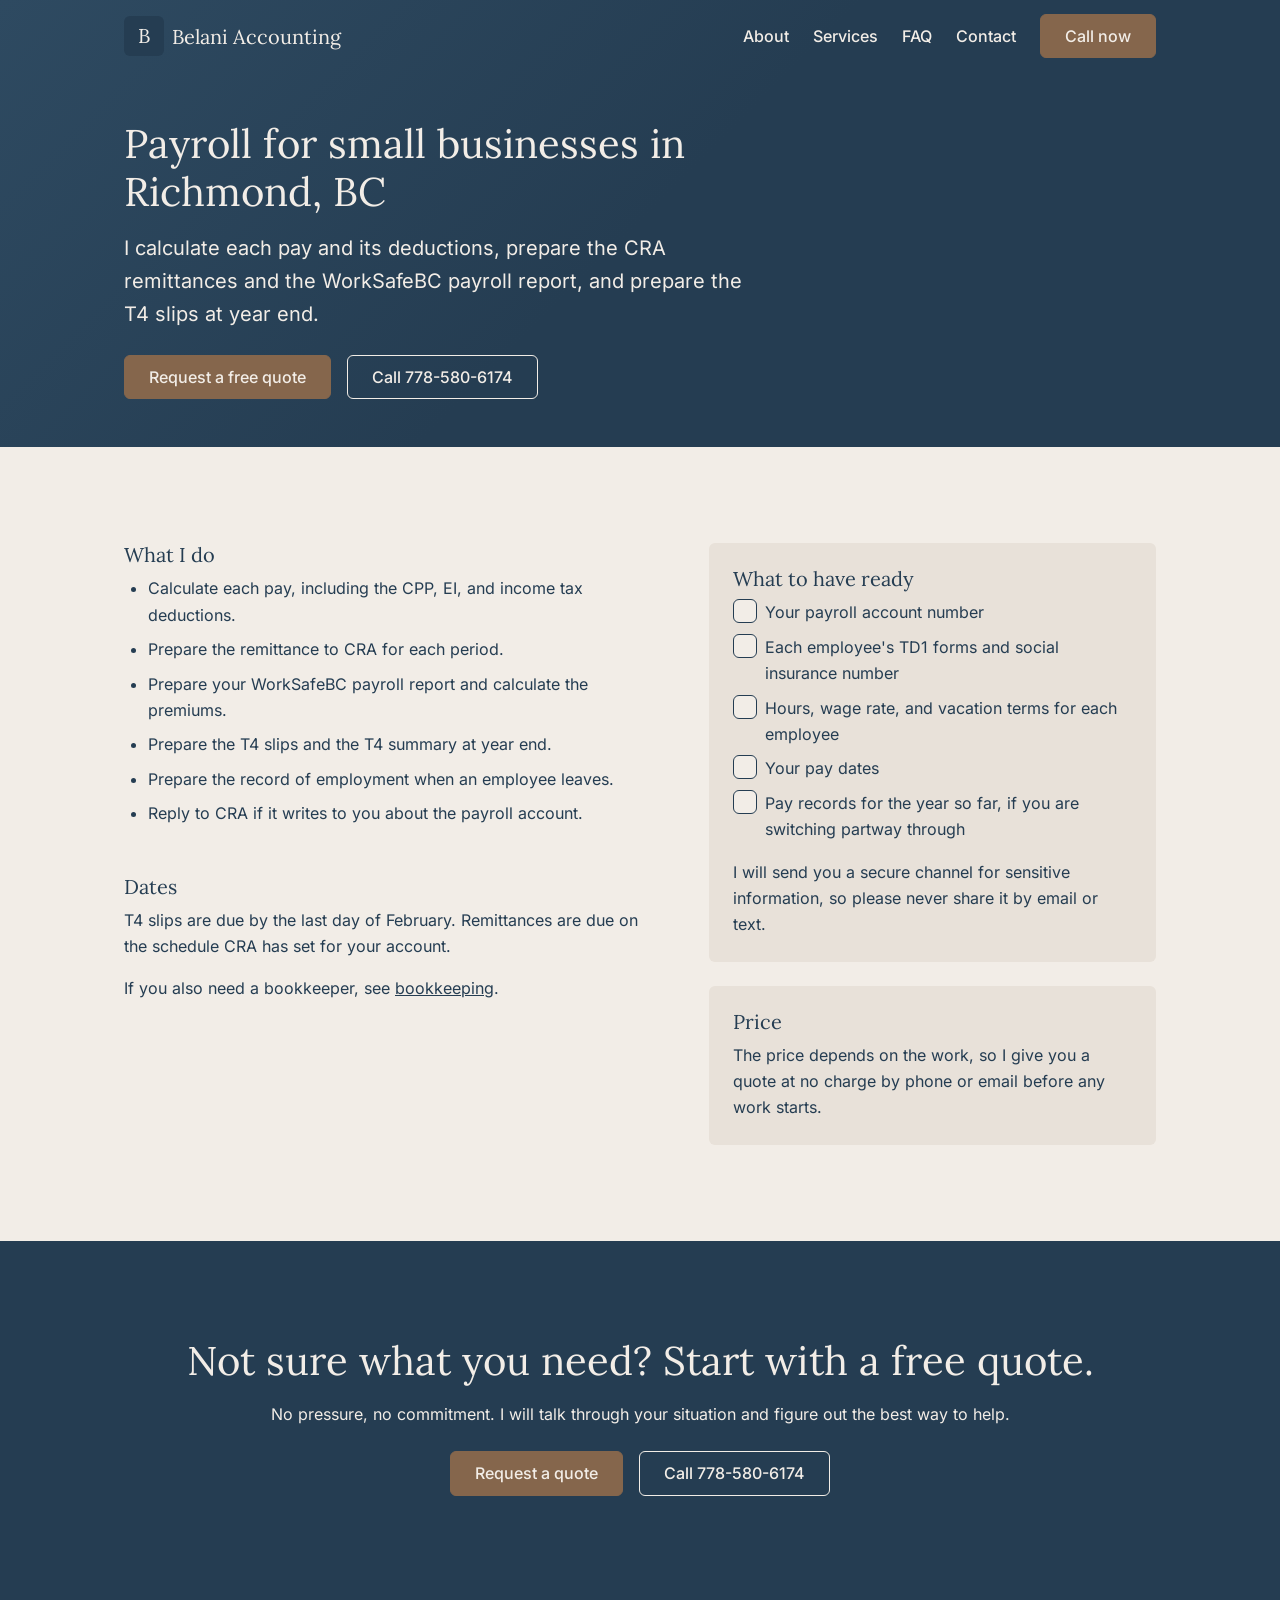
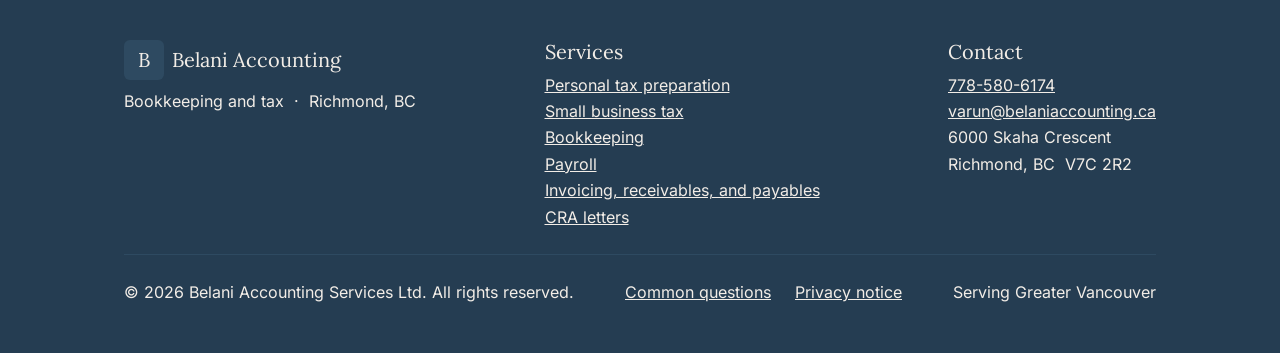
<file: payroll.html>
<!DOCTYPE html>
<html lang="en">
<head>
  <meta charset="UTF-8" />
  <meta name="viewport" content="width=device-width, initial-scale=1.0" />

  <title>Payroll in Richmond, BC | Belani Accounting</title>
  <meta name="description" content="Payroll for small businesses in Richmond and Greater Vancouver, including deductions, CRA remittances, WorkSafeBC premiums, and T4 slips. Call 778-580-6174." />
  <link rel="canonical" href="https://www.belaniaccounting.ca/payroll.html" />

  <meta property="og:type" content="website" />
  <meta property="og:url" content="https://www.belaniaccounting.ca/payroll.html" />
  <meta property="og:title" content="Payroll in Richmond, BC | Belani Accounting" />
  <meta property="og:description" content="Payroll for small businesses in Richmond and Greater Vancouver, including deductions, CRA remittances, WorkSafeBC premiums, and T4 slips. Call 778-580-6174." />
  <meta property="og:image" content="https://www.belaniaccounting.ca/assets/og-image.png" />
  <meta property="og:image:width" content="1200" />
  <meta property="og:image:height" content="630" />
  <meta property="og:site_name" content="Belani Accounting Services" />
  <meta property="og:locale" content="en_CA" />
  <meta name="twitter:card" content="summary_large_image" />

  <link rel="icon" type="image/svg+xml" href="assets/favicon.svg" />
  <link rel="icon" type="image/x-icon" href="assets/favicon.ico" />
  <link rel="icon" type="image/png" sizes="32x32" href="assets/favicon-32.png" />
  <link rel="icon" type="image/png" sizes="16x16" href="assets/favicon-16.png" />
  <link rel="apple-touch-icon" href="assets/apple-touch-icon.png" />

  <link rel="stylesheet" href="style.css" />
</head>

<body>

<a href="#main" class="skip-link">Skip to main content</a>

<nav class="site-nav" id="site-nav" aria-label="Main navigation">
  <div class="nav-inner">

    <a href="./" class="nav-logo" aria-label="Belani Accounting Services, home">
      <div class="nav-monogram" aria-hidden="true">
        <span>B</span>
      </div>
      <span class="nav-name">Belani Accounting</span>
    </a>

    <ul class="nav-links">
      <li><a href="./#about">About</a></li>
      <li><a href="./#services">Services</a></li>
      <li><a href="faq.html">FAQ</a></li>
      <li><a href="./#contact">Contact</a></li>
      <li>
        <a href="tel:+17785806174" class="btn btn-primary" aria-label="Call now, 778-580-6174">
          Call now
        </a>
      </li>
    </ul>

    <a href="tel:+17785806174" class="nav-call" aria-label="Call 778-580-6174">
      <svg viewBox="0 0 24 24" aria-hidden="true"><path d="M22 16.92v3a2 2 0 0 1-2.18 2 19.79 19.79 0 0 1-8.63-3.07A19.5 19.5 0 0 1 4.69 12 19.79 19.79 0 0 1 1.61 3.42 2 2 0 0 1 3.6 1.27h3a2 2 0 0 1 2 1.72c.127.96.361 1.903.7 2.81a2 2 0 0 1-.45 2.11L7.91 8.91a16 16 0 0 0 6 6l.91-.91a2 2 0 0 1 2.11-.45c.907.339 1.85.573 2.81.7A2 2 0 0 1 21.73 16.92z"/></svg>
    </a>

    <details class="nav-menu" id="nav-menu">
      <summary class="nav-hamburger" aria-label="Menu">
        <span></span>
        <span></span>
        <span></span>
      </summary>
      <div class="nav-mobile">
        <a href="./#about">About</a>
        <a href="./#services">Services</a>
        <a href="faq.html">FAQ</a>
        <a href="./#contact">Contact</a>
        <a href="tel:+17785806174">Call 778-580-6174</a>
        <a href="sms:+17785806174">Text 778-580-6174</a>
        <a href="https://wa.me/17785806174">WhatsApp 778-580-6174</a>
        <a href="mailto:varun@belaniaccounting.ca">varun@belaniaccounting.ca</a>
      </div>
    </details>

  </div>
</nav>

<main id="main">
<section class="hero page-hero" aria-labelledby="page-heading">
  <div class="container">

    <h1 id="page-heading">Payroll for small businesses in Richmond, BC</h1>

    <p class="hero-sub">I calculate each pay and its deductions, prepare the CRA remittances and the WorkSafeBC payroll report, and prepare the T4 slips at year end.</p>

    <div class="hero-actions">
      <a href="./?service=payroll#contact" class="btn btn-primary">Request a free quote</a>
      <a href="tel:+17785806174" class="btn btn-outline">Call 778-580-6174</a>
    </div>

  </div>
</section>

<section class="page-section">
  <div class="container">
    <div class="page-grid">

      <div>
        <h2>What I do</h2>
        <ul class="page-list">
          <li>Calculate each pay, including the CPP, EI, and income tax deductions.</li>
          <li>Prepare the remittance to CRA for each period.</li>
          <li>Prepare your WorkSafeBC payroll report and calculate the premiums.</li>
          <li>Prepare the T4 slips and the T4 summary at year end.</li>
          <li>Prepare the record of employment when an employee leaves.</li>
          <li>Reply to CRA if it writes to you about the payroll account.</li>
        </ul>

        <h2>Dates</h2>
        <p>T4 slips are due by the last day of February. Remittances are due on the schedule CRA has set for your account.</p>
        <p>If you also need a bookkeeper, see <a href="bookkeeping.html">bookkeeping</a>.</p>
      </div>

      <div class="page-aside">
        <div class="pillar" id="ready">
          <h2>What to have ready</h2>
          <ul class="page-list check-list">
            <li><label><input type="checkbox" /><span>Your payroll account number</span></label></li>
            <li><label><input type="checkbox" /><span>Each employee's TD1 forms and social insurance number</span></label></li>
            <li><label><input type="checkbox" /><span>Hours, wage rate, and vacation terms for each employee</span></label></li>
            <li><label><input type="checkbox" /><span>Your pay dates</span></label></li>
            <li><label><input type="checkbox" /><span>Pay records for the year so far, if you are switching partway through</span></label></li>
          </ul>
          <p>I will send you a secure channel for sensitive information, so please never share it by email or text.</p>
        </div>
        <div class="pillar">
          <h2>Price</h2>
          <p>The price depends on the work, so I give you a quote at no charge by phone or email before any work starts.</p>
        </div>
      </div>

    </div>
  </div>
</section>

<section class="cta-band">
  <div class="container">
    <h2>Not sure what you need? Start with a free quote.</h2>
    <p>No pressure, no commitment. I will talk through your situation and figure out the best way to help.</p>
    <div class="cta-band-actions">
      <a href="./?service=payroll#contact" class="btn btn-primary">Request a quote</a>
      <a href="tel:+17785806174" class="btn btn-outline">Call 778-580-6174</a>
    </div>
  </div>
</section>
</main>

<footer class="site-footer">
  <div class="container">
    <div class="footer-inner">

      <div>
        <div class="footer-brand">
          <div class="footer-monogram" aria-hidden="true">
            <span>B</span>
          </div>
          <span class="footer-name">Belani Accounting</span>
        </div>
        <div>Bookkeeping and tax &nbsp;·&nbsp; Richmond, BC</div>
      </div>

      <div class="footer-col">
        <h2 class="footer-heading">Services</h2>
        <a href="personal-tax.html">Personal tax preparation</a>
        <a href="small-business-tax.html">Small business tax</a>
        <a href="bookkeeping.html">Bookkeeping</a>
        <a href="payroll.html">Payroll</a>
        <a href="bookkeeping.html#invoicing">Invoicing, receivables, and payables</a>
        <a href="cra-letters.html">CRA letters</a>
      </div>

      <div class="footer-col">
        <h2 class="footer-heading">Contact</h2>
        <a href="tel:+17785806174">778-580-6174</a>
        <a href="mailto:varun@belaniaccounting.ca">varun@belaniaccounting.ca</a>
        <p>6000 Skaha Crescent<br />Richmond, BC&nbsp; V7C 2R2</p>
      </div>

    </div>

    <div class="footer-bottom">
      <span>&copy; <span id="footer-year">2026</span> Belani Accounting Services Ltd. All rights reserved.</span>
      <span class="footer-links">
        <a href="faq.html">Common questions</a>
        <a href="privacy.html">Privacy notice</a>
      </span>
      <span>Serving Greater Vancouver</span>
    </div>
  </div>
</footer>

<script src="site.js"></script>

</body>
</html>
</file>
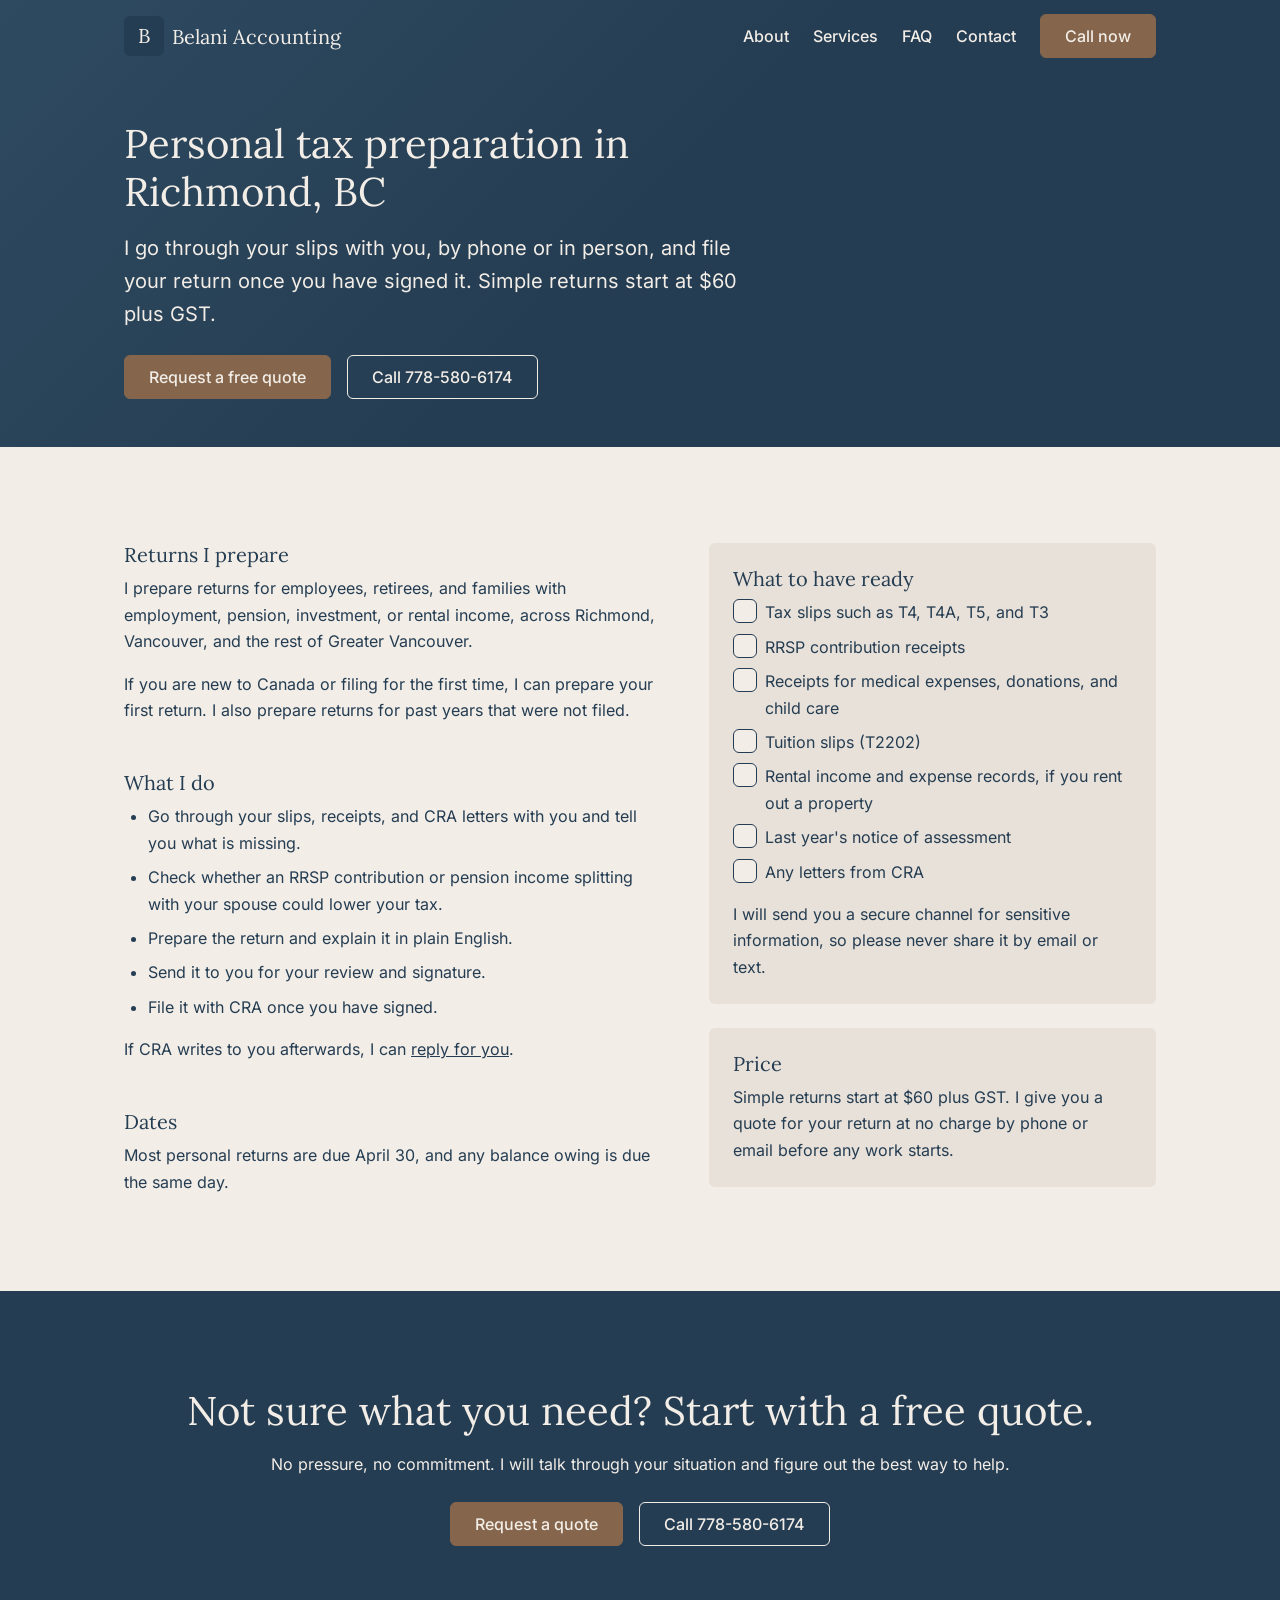
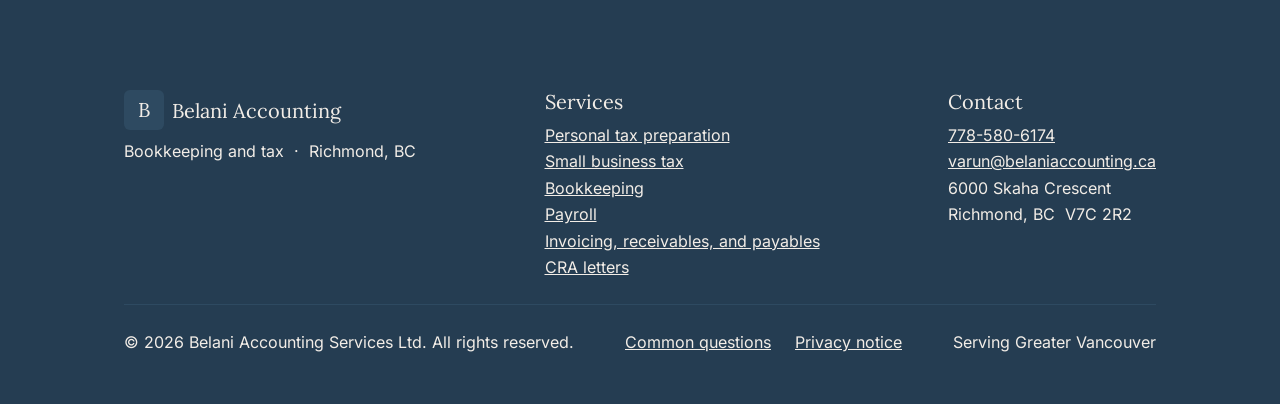
<file: personal-tax.html>
<!DOCTYPE html>
<html lang="en">
<head>
  <meta charset="UTF-8" />
  <meta name="viewport" content="width=device-width, initial-scale=1.0" />

  <title>Personal tax preparation in Richmond, BC | Belani Accounting</title>
  <meta name="description" content="Personal tax returns in Richmond and Greater Vancouver, prepared by phone or in person. Simple returns start at $60 plus GST. Free quote: 778-580-6174." />
  <link rel="canonical" href="https://www.belaniaccounting.ca/personal-tax.html" />

  <meta property="og:type" content="website" />
  <meta property="og:url" content="https://www.belaniaccounting.ca/personal-tax.html" />
  <meta property="og:title" content="Personal tax preparation in Richmond, BC | Belani Accounting" />
  <meta property="og:description" content="Personal tax returns in Richmond and Greater Vancouver, prepared by phone or in person. Simple returns start at $60 plus GST. Free quote: 778-580-6174." />
  <meta property="og:image" content="https://www.belaniaccounting.ca/assets/og-image.png" />
  <meta property="og:image:width" content="1200" />
  <meta property="og:image:height" content="630" />
  <meta property="og:site_name" content="Belani Accounting Services" />
  <meta property="og:locale" content="en_CA" />
  <meta name="twitter:card" content="summary_large_image" />

  <link rel="icon" type="image/svg+xml" href="assets/favicon.svg" />
  <link rel="icon" type="image/x-icon" href="assets/favicon.ico" />
  <link rel="icon" type="image/png" sizes="32x32" href="assets/favicon-32.png" />
  <link rel="icon" type="image/png" sizes="16x16" href="assets/favicon-16.png" />
  <link rel="apple-touch-icon" href="assets/apple-touch-icon.png" />

  <link rel="stylesheet" href="style.css" />
</head>

<body>

<a href="#main" class="skip-link">Skip to main content</a>

<nav class="site-nav" id="site-nav" aria-label="Main navigation">
  <div class="nav-inner">

    <a href="./" class="nav-logo" aria-label="Belani Accounting Services, home">
      <div class="nav-monogram" aria-hidden="true">
        <span>B</span>
      </div>
      <span class="nav-name">Belani Accounting</span>
    </a>

    <ul class="nav-links">
      <li><a href="./#about">About</a></li>
      <li><a href="./#services">Services</a></li>
      <li><a href="faq.html">FAQ</a></li>
      <li><a href="./#contact">Contact</a></li>
      <li>
        <a href="tel:+17785806174" class="btn btn-primary" aria-label="Call now, 778-580-6174">
          Call now
        </a>
      </li>
    </ul>

    <a href="tel:+17785806174" class="nav-call" aria-label="Call 778-580-6174">
      <svg viewBox="0 0 24 24" aria-hidden="true"><path d="M22 16.92v3a2 2 0 0 1-2.18 2 19.79 19.79 0 0 1-8.63-3.07A19.5 19.5 0 0 1 4.69 12 19.79 19.79 0 0 1 1.61 3.42 2 2 0 0 1 3.6 1.27h3a2 2 0 0 1 2 1.72c.127.96.361 1.903.7 2.81a2 2 0 0 1-.45 2.11L7.91 8.91a16 16 0 0 0 6 6l.91-.91a2 2 0 0 1 2.11-.45c.907.339 1.85.573 2.81.7A2 2 0 0 1 21.73 16.92z"/></svg>
    </a>

    <details class="nav-menu" id="nav-menu">
      <summary class="nav-hamburger" aria-label="Menu">
        <span></span>
        <span></span>
        <span></span>
      </summary>
      <div class="nav-mobile">
        <a href="./#about">About</a>
        <a href="./#services">Services</a>
        <a href="faq.html">FAQ</a>
        <a href="./#contact">Contact</a>
        <a href="tel:+17785806174">Call 778-580-6174</a>
        <a href="sms:+17785806174">Text 778-580-6174</a>
        <a href="https://wa.me/17785806174">WhatsApp 778-580-6174</a>
        <a href="mailto:varun@belaniaccounting.ca">varun@belaniaccounting.ca</a>
      </div>
    </details>

  </div>
</nav>

<main id="main">
<section class="hero page-hero" aria-labelledby="page-heading">
  <div class="container">

    <h1 id="page-heading">Personal tax preparation in Richmond, BC</h1>

    <p class="hero-sub">I go through your slips with you, by phone or in person, and file your return once you have signed it. Simple returns start at $60 plus GST.</p>

    <div class="hero-actions">
      <a href="./?service=personal-tax#contact" class="btn btn-primary">Request a free quote</a>
      <a href="tel:+17785806174" class="btn btn-outline">Call 778-580-6174</a>
    </div>

  </div>
</section>

<section class="page-section">
  <div class="container">
    <div class="page-grid">

      <div>
        <h2>Returns I prepare</h2>
        <p>I prepare returns for employees, retirees, and families with employment, pension, investment, or rental income, across Richmond, Vancouver, and the rest of Greater Vancouver.</p>
        <p>If you are new to Canada or filing for the first time, I can prepare your first return. I also prepare returns for past years that were not filed.</p>

        <h2>What I do</h2>
        <ul class="page-list">
          <li>Go through your slips, receipts, and CRA letters with you and tell you what is missing.</li>
          <li>Check whether an RRSP contribution or pension income splitting with your spouse could lower your tax.</li>
          <li>Prepare the return and explain it in plain English.</li>
          <li>Send it to you for your review and signature.</li>
          <li>File it with CRA once you have signed.</li>
        </ul>
        <p>If CRA writes to you afterwards, I can <a href="cra-letters.html">reply for you</a>.</p>

        <h2>Dates</h2>
        <p>Most personal returns are due April 30, and any balance owing is due the same day.</p>
      </div>

      <div class="page-aside">
        <div class="pillar" id="ready">
          <h2>What to have ready</h2>
          <ul class="page-list check-list">
            <li><label><input type="checkbox" /><span>Tax slips such as T4, T4A, T5, and T3</span></label></li>
            <li><label><input type="checkbox" /><span>RRSP contribution receipts</span></label></li>
            <li><label><input type="checkbox" /><span>Receipts for medical expenses, donations, and child care</span></label></li>
            <li><label><input type="checkbox" /><span>Tuition slips (T2202)</span></label></li>
            <li><label><input type="checkbox" /><span>Rental income and expense records, if you rent out a property</span></label></li>
            <li><label><input type="checkbox" /><span>Last year's notice of assessment</span></label></li>
            <li><label><input type="checkbox" /><span>Any letters from CRA</span></label></li>
          </ul>
          <p>I will send you a secure channel for sensitive information, so please never share it by email or text.</p>
        </div>
        <div class="pillar">
          <h2>Price</h2>
          <p>Simple returns start at $60 plus GST. I give you a quote for your return at no charge by phone or email before any work starts.</p>
        </div>
      </div>

    </div>
  </div>
</section>

<section class="cta-band">
  <div class="container">
    <h2>Not sure what you need? Start with a free quote.</h2>
    <p>No pressure, no commitment. I will talk through your situation and figure out the best way to help.</p>
    <div class="cta-band-actions">
      <a href="./?service=personal-tax#contact" class="btn btn-primary">Request a quote</a>
      <a href="tel:+17785806174" class="btn btn-outline">Call 778-580-6174</a>
    </div>
  </div>
</section>
</main>

<footer class="site-footer">
  <div class="container">
    <div class="footer-inner">

      <div>
        <div class="footer-brand">
          <div class="footer-monogram" aria-hidden="true">
            <span>B</span>
          </div>
          <span class="footer-name">Belani Accounting</span>
        </div>
        <div>Bookkeeping and tax &nbsp;·&nbsp; Richmond, BC</div>
      </div>

      <div class="footer-col">
        <h2 class="footer-heading">Services</h2>
        <a href="personal-tax.html">Personal tax preparation</a>
        <a href="small-business-tax.html">Small business tax</a>
        <a href="bookkeeping.html">Bookkeeping</a>
        <a href="payroll.html">Payroll</a>
        <a href="bookkeeping.html#invoicing">Invoicing, receivables, and payables</a>
        <a href="cra-letters.html">CRA letters</a>
      </div>

      <div class="footer-col">
        <h2 class="footer-heading">Contact</h2>
        <a href="tel:+17785806174">778-580-6174</a>
        <a href="mailto:varun@belaniaccounting.ca">varun@belaniaccounting.ca</a>
        <p>6000 Skaha Crescent<br />Richmond, BC&nbsp; V7C 2R2</p>
      </div>

    </div>

    <div class="footer-bottom">
      <span>&copy; <span id="footer-year">2026</span> Belani Accounting Services Ltd. All rights reserved.</span>
      <span class="footer-links">
        <a href="faq.html">Common questions</a>
        <a href="privacy.html">Privacy notice</a>
      </span>
      <span>Serving Greater Vancouver</span>
    </div>
  </div>
</footer>

<script src="site.js"></script>

</body>
</html>
</file>
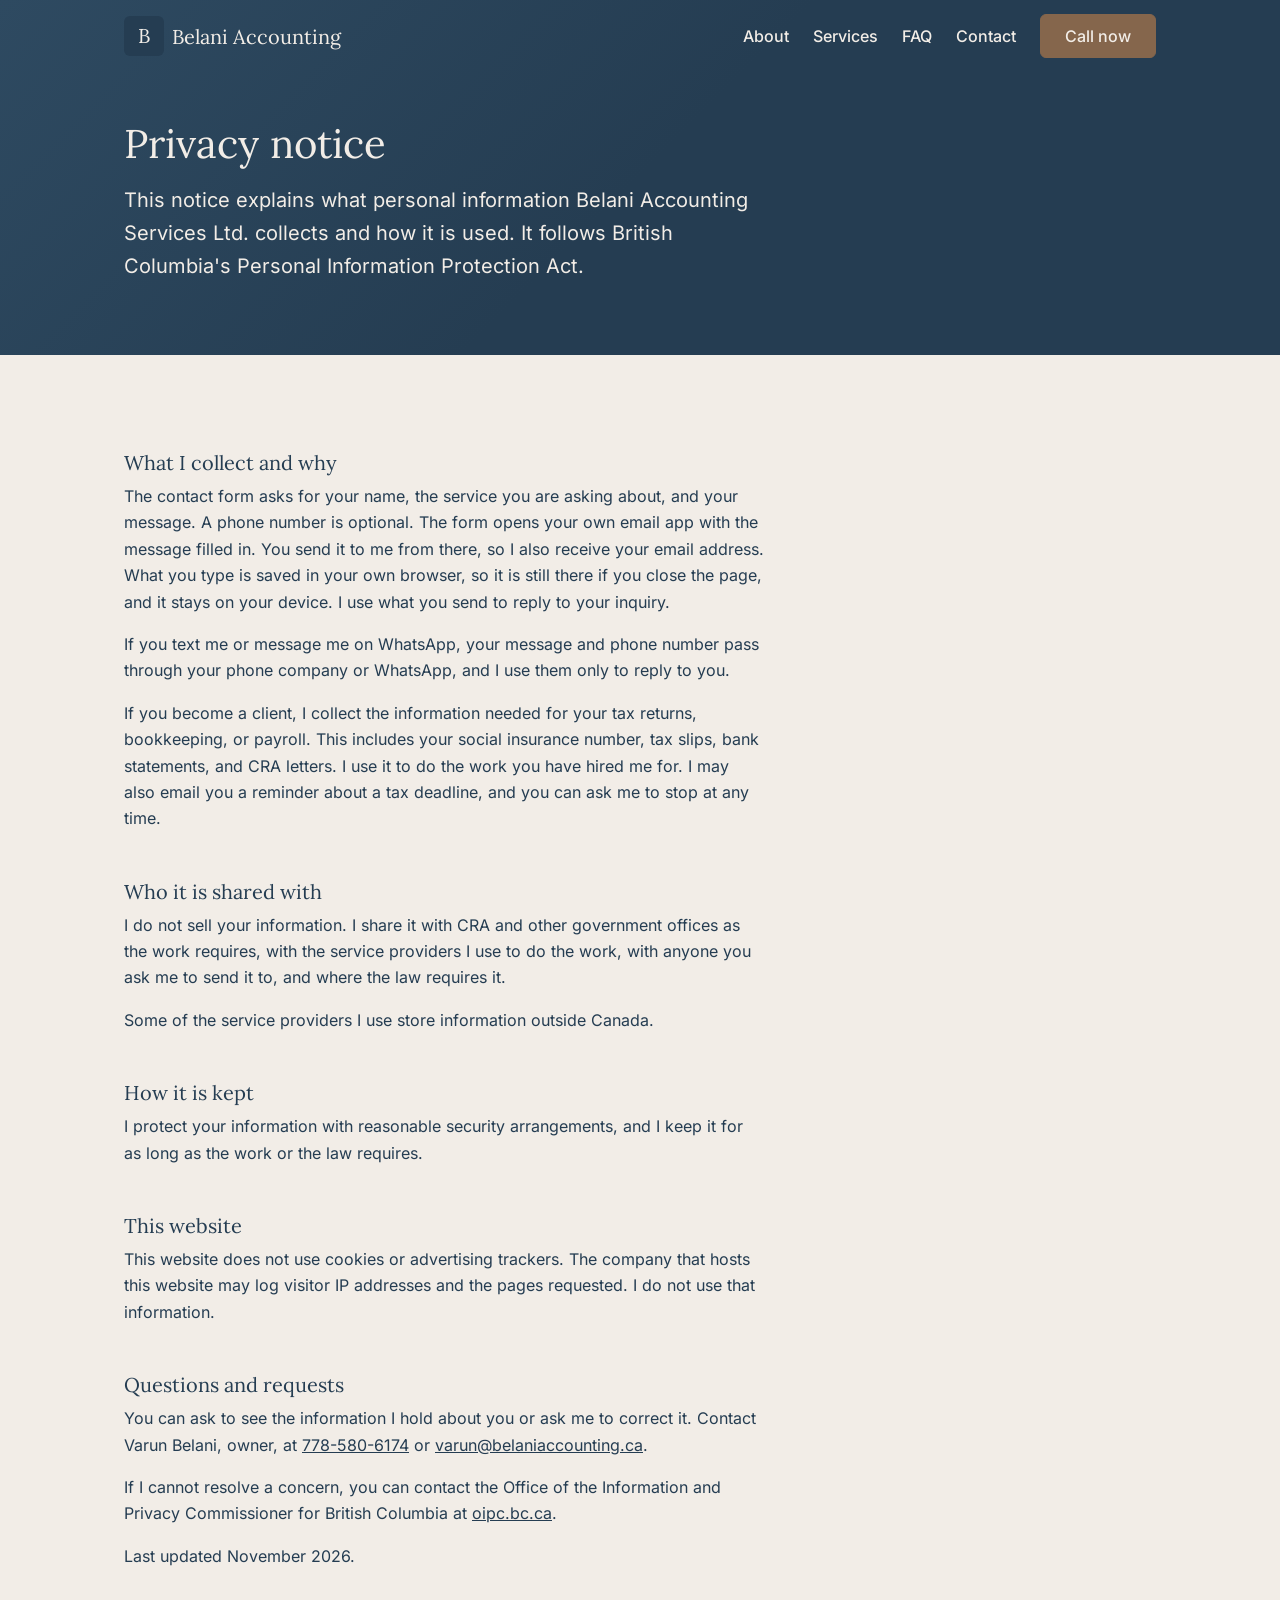
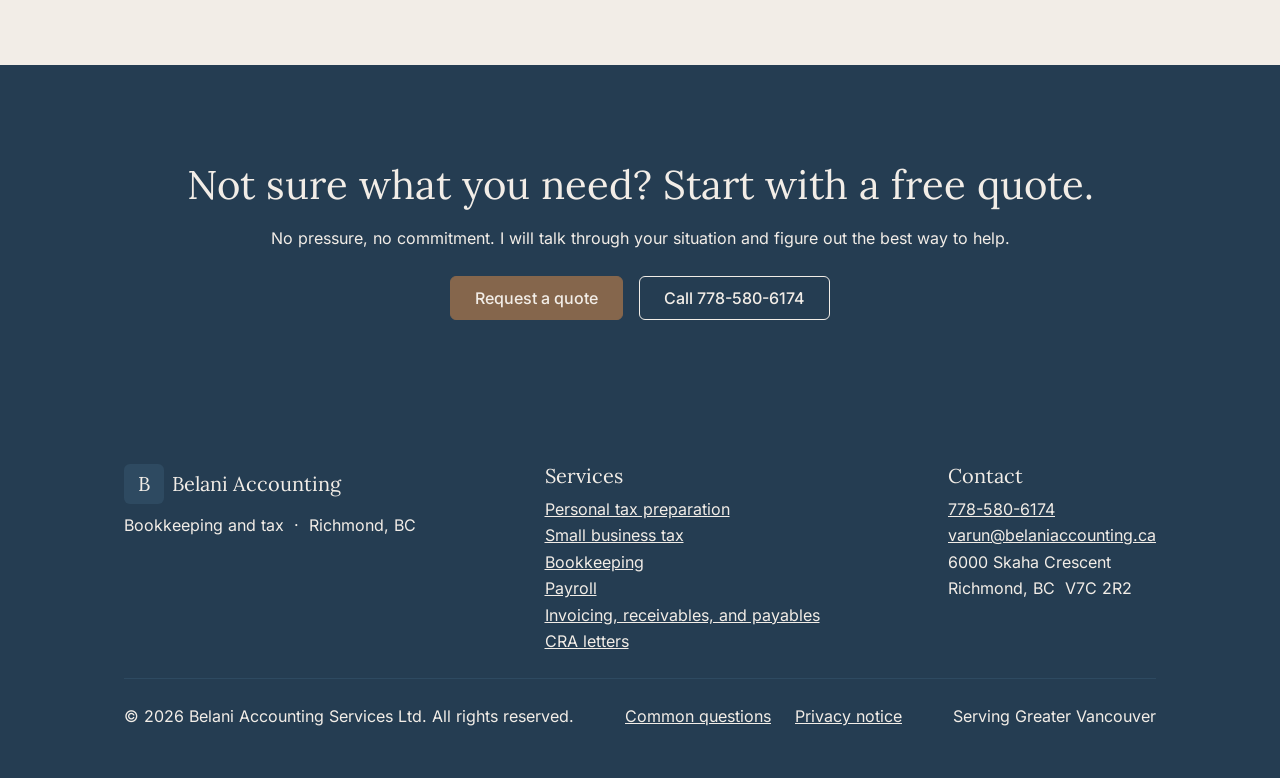
<file: privacy.html>
<!DOCTYPE html>
<html lang="en">
<head>
  <meta charset="UTF-8" />
  <meta name="viewport" content="width=device-width, initial-scale=1.0" />

  <title>Privacy notice | Belani Accounting</title>
  <meta name="description" content="What personal information Belani Accounting Services Ltd. collects and how it is used." />
  <link rel="canonical" href="https://www.belaniaccounting.ca/privacy.html" />

  <meta property="og:type" content="website" />
  <meta property="og:url" content="https://www.belaniaccounting.ca/privacy.html" />
  <meta property="og:title" content="Privacy notice | Belani Accounting" />
  <meta property="og:description" content="What personal information Belani Accounting Services Ltd. collects and how it is used." />
  <meta property="og:image" content="https://www.belaniaccounting.ca/assets/og-image.png" />
  <meta property="og:image:width" content="1200" />
  <meta property="og:image:height" content="630" />
  <meta property="og:site_name" content="Belani Accounting Services" />
  <meta property="og:locale" content="en_CA" />
  <meta name="twitter:card" content="summary_large_image" />

  <link rel="icon" type="image/svg+xml" href="assets/favicon.svg" />
  <link rel="icon" type="image/x-icon" href="assets/favicon.ico" />
  <link rel="icon" type="image/png" sizes="32x32" href="assets/favicon-32.png" />
  <link rel="icon" type="image/png" sizes="16x16" href="assets/favicon-16.png" />
  <link rel="apple-touch-icon" href="assets/apple-touch-icon.png" />

  <link rel="stylesheet" href="style.css" />
</head>

<body>

<a href="#main" class="skip-link">Skip to main content</a>

<nav class="site-nav" id="site-nav" aria-label="Main navigation">
  <div class="nav-inner">

    <a href="./" class="nav-logo" aria-label="Belani Accounting Services, home">
      <div class="nav-monogram" aria-hidden="true">
        <span>B</span>
      </div>
      <span class="nav-name">Belani Accounting</span>
    </a>

    <ul class="nav-links">
      <li><a href="./#about">About</a></li>
      <li><a href="./#services">Services</a></li>
      <li><a href="faq.html">FAQ</a></li>
      <li><a href="./#contact">Contact</a></li>
      <li>
        <a href="tel:+17785806174" class="btn btn-primary" aria-label="Call now, 778-580-6174">
          Call now
        </a>
      </li>
    </ul>

    <a href="tel:+17785806174" class="nav-call" aria-label="Call 778-580-6174">
      <svg viewBox="0 0 24 24" aria-hidden="true"><path d="M22 16.92v3a2 2 0 0 1-2.18 2 19.79 19.79 0 0 1-8.63-3.07A19.5 19.5 0 0 1 4.69 12 19.79 19.79 0 0 1 1.61 3.42 2 2 0 0 1 3.6 1.27h3a2 2 0 0 1 2 1.72c.127.96.361 1.903.7 2.81a2 2 0 0 1-.45 2.11L7.91 8.91a16 16 0 0 0 6 6l.91-.91a2 2 0 0 1 2.11-.45c.907.339 1.85.573 2.81.7A2 2 0 0 1 21.73 16.92z"/></svg>
    </a>

    <details class="nav-menu" id="nav-menu">
      <summary class="nav-hamburger" aria-label="Menu">
        <span></span>
        <span></span>
        <span></span>
      </summary>
      <div class="nav-mobile">
        <a href="./#about">About</a>
        <a href="./#services">Services</a>
        <a href="faq.html">FAQ</a>
        <a href="./#contact">Contact</a>
        <a href="tel:+17785806174">Call 778-580-6174</a>
        <a href="sms:+17785806174">Text 778-580-6174</a>
        <a href="https://wa.me/17785806174">WhatsApp 778-580-6174</a>
        <a href="mailto:varun@belaniaccounting.ca">varun@belaniaccounting.ca</a>
      </div>
    </details>

  </div>
</nav>

<main id="main">
<section class="hero page-hero" aria-labelledby="page-heading">
  <div class="container">

    <h1 id="page-heading">Privacy notice</h1>

    <p class="hero-sub">This notice explains what personal information Belani Accounting Services Ltd. collects and how it is used. It follows British Columbia's Personal Information Protection Act.</p>

  </div>
</section>

<section class="page-section">
  <div class="container">
    <div class="page-narrow">
      <h2>What I collect and why</h2>
      <p>The contact form asks for your name, the service you are asking about, and your message. A phone number is optional. The form opens your own email app with the message filled in. You send it to me from there, so I also receive your email address. What you type is saved in your own browser, so it is still there if you close the page, and it stays on your device. I use what you send to reply to your inquiry.</p>
      <p>If you text me or message me on WhatsApp, your message and phone number pass through your phone company or WhatsApp, and I use them only to reply to you.</p>
      <p>If you become a client, I collect the information needed for your tax returns, bookkeeping, or payroll. This includes your social insurance number, tax slips, bank statements, and CRA letters. I use it to do the work you have hired me for. I may also email you a reminder about a tax deadline, and you can ask me to stop at any time.</p>

      <h2>Who it is shared with</h2>
      <p>I do not sell your information. I share it with CRA and other government offices as the work requires, with the service providers I use to do the work, with anyone you ask me to send it to, and where the law requires it.</p>
      <p>Some of the service providers I use store information outside Canada.</p>

      <h2>How it is kept</h2>
      <p>I protect your information with reasonable security arrangements, and I keep it for as long as the work or the law requires.</p>

      <h2>This website</h2>
      <p>This website does not use cookies or advertising trackers. The company that hosts this website may log visitor IP addresses and the pages requested. I do not use that information.</p>

      <h2>Questions and requests</h2>
      <p>You can ask to see the information I hold about you or ask me to correct it. Contact Varun Belani, owner, at <a href="tel:+17785806174">778-580-6174</a> or <a href="mailto:varun@belaniaccounting.ca">varun@belaniaccounting.ca</a>.</p>
      <p>If I cannot resolve a concern, you can contact the Office of the Information and Privacy Commissioner for British Columbia at <a href="https://www.oipc.bc.ca/">oipc.bc.ca</a>.</p>

      <p>Last updated November 2026.</p>
    </div>
  </div>
</section>

<section class="cta-band">
  <div class="container">
    <h2>Not sure what you need? Start with a free quote.</h2>
    <p>No pressure, no commitment. I will talk through your situation and figure out the best way to help.</p>
    <div class="cta-band-actions">
      <a href="./#contact" class="btn btn-primary">Request a quote</a>
      <a href="tel:+17785806174" class="btn btn-outline">Call 778-580-6174</a>
    </div>
  </div>
</section>
</main>

<footer class="site-footer">
  <div class="container">
    <div class="footer-inner">

      <div>
        <div class="footer-brand">
          <div class="footer-monogram" aria-hidden="true">
            <span>B</span>
          </div>
          <span class="footer-name">Belani Accounting</span>
        </div>
        <div>Bookkeeping and tax &nbsp;·&nbsp; Richmond, BC</div>
      </div>

      <div class="footer-col">
        <h2 class="footer-heading">Services</h2>
        <a href="personal-tax.html">Personal tax preparation</a>
        <a href="small-business-tax.html">Small business tax</a>
        <a href="bookkeeping.html">Bookkeeping</a>
        <a href="payroll.html">Payroll</a>
        <a href="bookkeeping.html#invoicing">Invoicing, receivables, and payables</a>
        <a href="cra-letters.html">CRA letters</a>
      </div>

      <div class="footer-col">
        <h2 class="footer-heading">Contact</h2>
        <a href="tel:+17785806174">778-580-6174</a>
        <a href="mailto:varun@belaniaccounting.ca">varun@belaniaccounting.ca</a>
        <p>6000 Skaha Crescent<br />Richmond, BC&nbsp; V7C 2R2</p>
      </div>

    </div>

    <div class="footer-bottom">
      <span>&copy; <span id="footer-year">2026</span> Belani Accounting Services Ltd. All rights reserved.</span>
      <span class="footer-links">
        <a href="faq.html">Common questions</a>
        <a href="privacy.html">Privacy notice</a>
      </span>
      <span>Serving Greater Vancouver</span>
    </div>
  </div>
</footer>

<script src="site.js"></script>

</body>
</html>
</file>
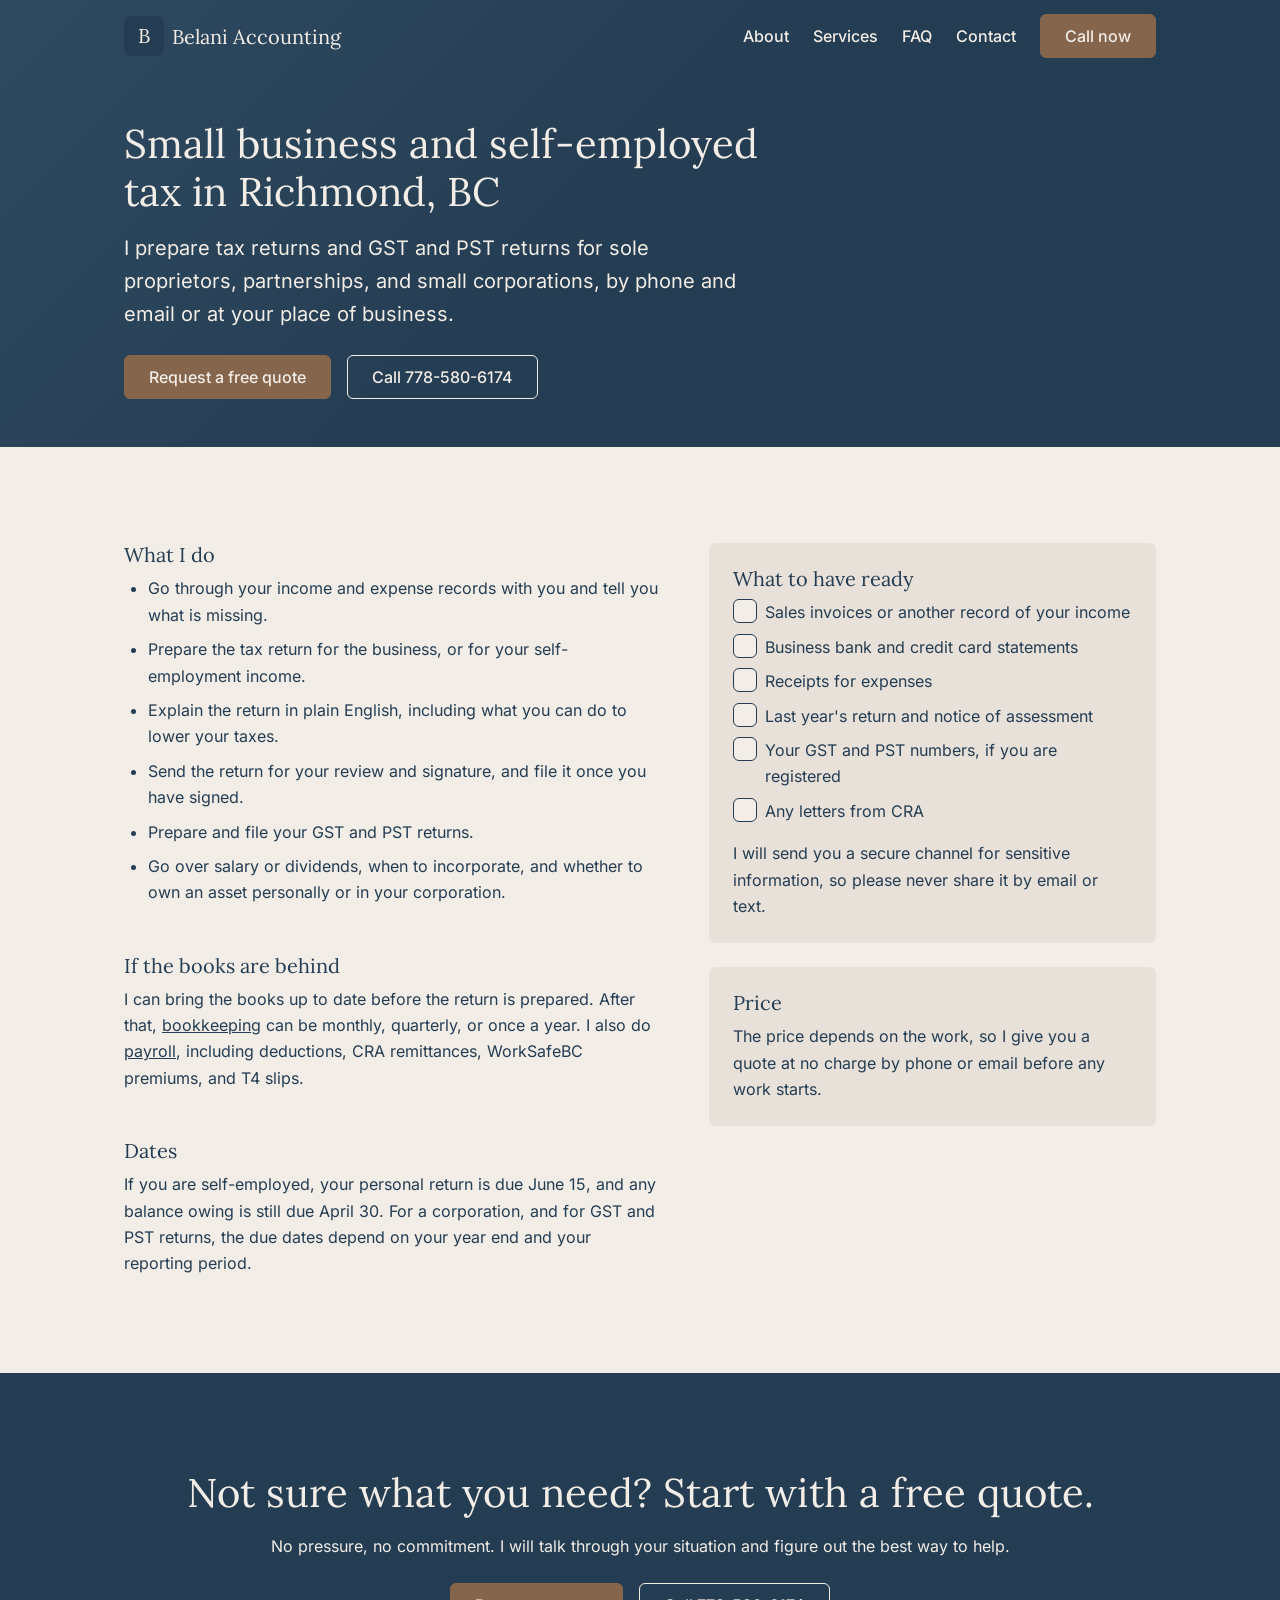
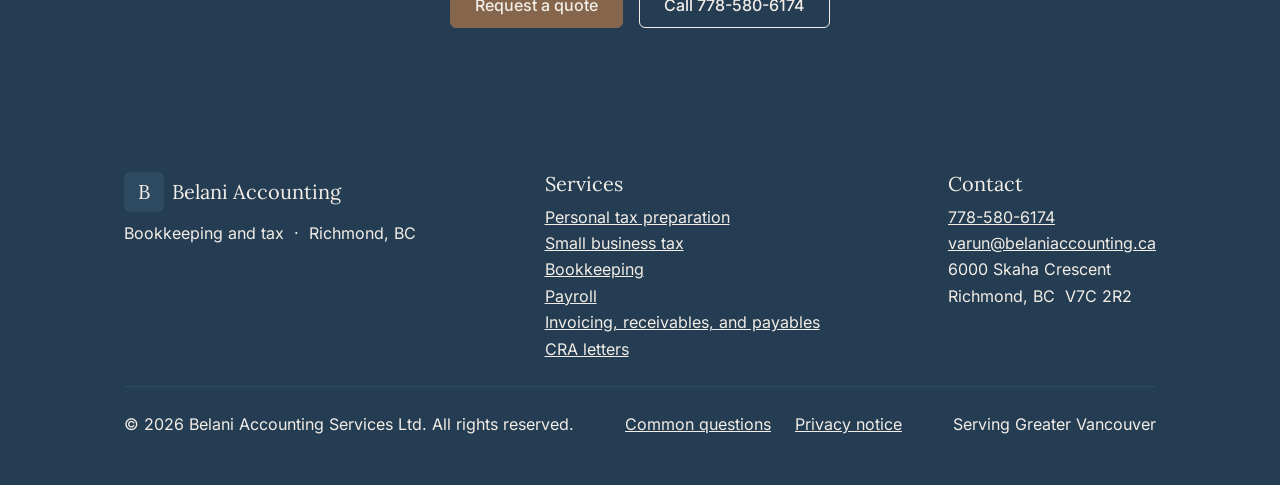
<file: small-business-tax.html>
<!DOCTYPE html>
<html lang="en">
<head>
  <meta charset="UTF-8" />
  <meta name="viewport" content="width=device-width, initial-scale=1.0" />

  <title>Small business tax in Richmond, BC | Belani Accounting</title>
  <meta name="description" content="Income tax, GST, and PST returns for sole proprietors, partnerships, and small corporations in Richmond and Greater Vancouver. Free quote: 778-580-6174." />
  <link rel="canonical" href="https://www.belaniaccounting.ca/small-business-tax.html" />

  <meta property="og:type" content="website" />
  <meta property="og:url" content="https://www.belaniaccounting.ca/small-business-tax.html" />
  <meta property="og:title" content="Small business tax in Richmond, BC | Belani Accounting" />
  <meta property="og:description" content="Income tax, GST, and PST returns for sole proprietors, partnerships, and small corporations in Richmond and Greater Vancouver. Free quote: 778-580-6174." />
  <meta property="og:image" content="https://www.belaniaccounting.ca/assets/og-image.png" />
  <meta property="og:image:width" content="1200" />
  <meta property="og:image:height" content="630" />
  <meta property="og:site_name" content="Belani Accounting Services" />
  <meta property="og:locale" content="en_CA" />
  <meta name="twitter:card" content="summary_large_image" />

  <link rel="icon" type="image/svg+xml" href="assets/favicon.svg" />
  <link rel="icon" type="image/x-icon" href="assets/favicon.ico" />
  <link rel="icon" type="image/png" sizes="32x32" href="assets/favicon-32.png" />
  <link rel="icon" type="image/png" sizes="16x16" href="assets/favicon-16.png" />
  <link rel="apple-touch-icon" href="assets/apple-touch-icon.png" />

  <link rel="stylesheet" href="style.css" />
</head>

<body>

<a href="#main" class="skip-link">Skip to main content</a>

<nav class="site-nav" id="site-nav" aria-label="Main navigation">
  <div class="nav-inner">

    <a href="./" class="nav-logo" aria-label="Belani Accounting Services, home">
      <div class="nav-monogram" aria-hidden="true">
        <span>B</span>
      </div>
      <span class="nav-name">Belani Accounting</span>
    </a>

    <ul class="nav-links">
      <li><a href="./#about">About</a></li>
      <li><a href="./#services">Services</a></li>
      <li><a href="faq.html">FAQ</a></li>
      <li><a href="./#contact">Contact</a></li>
      <li>
        <a href="tel:+17785806174" class="btn btn-primary" aria-label="Call now, 778-580-6174">
          Call now
        </a>
      </li>
    </ul>

    <a href="tel:+17785806174" class="nav-call" aria-label="Call 778-580-6174">
      <svg viewBox="0 0 24 24" aria-hidden="true"><path d="M22 16.92v3a2 2 0 0 1-2.18 2 19.79 19.79 0 0 1-8.63-3.07A19.5 19.5 0 0 1 4.69 12 19.79 19.79 0 0 1 1.61 3.42 2 2 0 0 1 3.6 1.27h3a2 2 0 0 1 2 1.72c.127.96.361 1.903.7 2.81a2 2 0 0 1-.45 2.11L7.91 8.91a16 16 0 0 0 6 6l.91-.91a2 2 0 0 1 2.11-.45c.907.339 1.85.573 2.81.7A2 2 0 0 1 21.73 16.92z"/></svg>
    </a>

    <details class="nav-menu" id="nav-menu">
      <summary class="nav-hamburger" aria-label="Menu">
        <span></span>
        <span></span>
        <span></span>
      </summary>
      <div class="nav-mobile">
        <a href="./#about">About</a>
        <a href="./#services">Services</a>
        <a href="faq.html">FAQ</a>
        <a href="./#contact">Contact</a>
        <a href="tel:+17785806174">Call 778-580-6174</a>
        <a href="sms:+17785806174">Text 778-580-6174</a>
        <a href="https://wa.me/17785806174">WhatsApp 778-580-6174</a>
        <a href="mailto:varun@belaniaccounting.ca">varun@belaniaccounting.ca</a>
      </div>
    </details>

  </div>
</nav>

<main id="main">
<section class="hero page-hero" aria-labelledby="page-heading">
  <div class="container">

    <h1 id="page-heading">Small business and self-employed tax in Richmond, BC</h1>

    <p class="hero-sub">I prepare tax returns and GST and PST returns for sole proprietors, partnerships, and small corporations, by phone and email or at your place of business.</p>

    <div class="hero-actions">
      <a href="./?service=small-business-tax#contact" class="btn btn-primary">Request a free quote</a>
      <a href="tel:+17785806174" class="btn btn-outline">Call 778-580-6174</a>
    </div>

  </div>
</section>

<section class="page-section">
  <div class="container">
    <div class="page-grid">

      <div>
        <h2>What I do</h2>
        <ul class="page-list">
          <li>Go through your income and expense records with you and tell you what is missing.</li>
          <li>Prepare the tax return for the business, or for your self-employment income.</li>
          <li>Explain the return in plain English, including what you can do to lower your taxes.</li>
          <li>Send the return for your review and signature, and file it once you have signed.</li>
          <li>Prepare and file your GST and PST returns.</li>
          <li>Go over salary or dividends, when to incorporate, and whether to own an asset personally or in your corporation.</li>
        </ul>

        <h2>If the books are behind</h2>
        <p>I can bring the books up to date before the return is prepared. After that, <a href="bookkeeping.html">bookkeeping</a> can be monthly, quarterly, or once a year. I also do <a href="payroll.html">payroll</a>, including deductions, CRA remittances, WorkSafeBC premiums, and T4 slips.</p>

        <h2>Dates</h2>
        <p>If you are self-employed, your personal return is due June 15, and any balance owing is still due April 30. For a corporation, and for GST and PST returns, the due dates depend on your year end and your reporting period.</p>
      </div>

      <div class="page-aside">
        <div class="pillar" id="ready">
          <h2>What to have ready</h2>
          <ul class="page-list check-list">
            <li><label><input type="checkbox" /><span>Sales invoices or another record of your income</span></label></li>
            <li><label><input type="checkbox" /><span>Business bank and credit card statements</span></label></li>
            <li><label><input type="checkbox" /><span>Receipts for expenses</span></label></li>
            <li><label><input type="checkbox" /><span>Last year's return and notice of assessment</span></label></li>
            <li><label><input type="checkbox" /><span>Your GST and PST numbers, if you are registered</span></label></li>
            <li><label><input type="checkbox" /><span>Any letters from CRA</span></label></li>
          </ul>
          <p>I will send you a secure channel for sensitive information, so please never share it by email or text.</p>
        </div>
        <div class="pillar">
          <h2>Price</h2>
          <p>The price depends on the work, so I give you a quote at no charge by phone or email before any work starts.</p>
        </div>
      </div>

    </div>
  </div>
</section>

<section class="cta-band">
  <div class="container">
    <h2>Not sure what you need? Start with a free quote.</h2>
    <p>No pressure, no commitment. I will talk through your situation and figure out the best way to help.</p>
    <div class="cta-band-actions">
      <a href="./?service=small-business-tax#contact" class="btn btn-primary">Request a quote</a>
      <a href="tel:+17785806174" class="btn btn-outline">Call 778-580-6174</a>
    </div>
  </div>
</section>
</main>

<footer class="site-footer">
  <div class="container">
    <div class="footer-inner">

      <div>
        <div class="footer-brand">
          <div class="footer-monogram" aria-hidden="true">
            <span>B</span>
          </div>
          <span class="footer-name">Belani Accounting</span>
        </div>
        <div>Bookkeeping and tax &nbsp;·&nbsp; Richmond, BC</div>
      </div>

      <div class="footer-col">
        <h2 class="footer-heading">Services</h2>
        <a href="personal-tax.html">Personal tax preparation</a>
        <a href="small-business-tax.html">Small business tax</a>
        <a href="bookkeeping.html">Bookkeeping</a>
        <a href="payroll.html">Payroll</a>
        <a href="bookkeeping.html#invoicing">Invoicing, receivables, and payables</a>
        <a href="cra-letters.html">CRA letters</a>
      </div>

      <div class="footer-col">
        <h2 class="footer-heading">Contact</h2>
        <a href="tel:+17785806174">778-580-6174</a>
        <a href="mailto:varun@belaniaccounting.ca">varun@belaniaccounting.ca</a>
        <p>6000 Skaha Crescent<br />Richmond, BC&nbsp; V7C 2R2</p>
      </div>

    </div>

    <div class="footer-bottom">
      <span>&copy; <span id="footer-year">2026</span> Belani Accounting Services Ltd. All rights reserved.</span>
      <span class="footer-links">
        <a href="faq.html">Common questions</a>
        <a href="privacy.html">Privacy notice</a>
      </span>
      <span>Serving Greater Vancouver</span>
    </div>
  </div>
</footer>

<script src="site.js"></script>

</body>
</html>
</file>
<file: style.css>
/* Belani Accounting Services */

/* Fonts, served from this site.
   Inter: Copyright 2020 The Inter Project Authors (https://github.com/rsms/inter)
   Lora: Copyright 2011 The Lora Project Authors (https://github.com/cyrealtype/Lora-Cyrillic), with Reserved Font Name "Lora".
   Both are licensed under the SIL Open Font License, Version 1.1 (https://scripts.sil.org/OFL).
   The files are the Latin files Google Fonts serves, unchanged. */
@font-face {
  font-family: 'Inter';
  font-style: normal;
  font-weight: 400 500;
  font-display: swap;
  src: url('assets/fonts/inter-latin.woff2') format('woff2');
  unicode-range: U+0000-00FF, U+0131, U+0152-0153, U+02BB-02BC, U+02C6, U+02DA, U+02DC, U+0304, U+0308, U+0329, U+2000-206F, U+20AC, U+2122, U+2191, U+2193, U+2212, U+2215, U+FEFF, U+FFFD;
}
@font-face {
  font-family: 'Lora';
  font-style: normal;
  font-weight: 400 500;
  font-display: swap;
  src: url('assets/fonts/lora-latin.woff2') format('woff2');
  unicode-range: U+0000-00FF, U+0131, U+0152-0153, U+02BB-02BC, U+02C6, U+02DA, U+02DC, U+0304, U+0308, U+0329, U+2000-206F, U+20AC, U+2122, U+2191, U+2193, U+2212, U+2215, U+FEFF, U+FFFD;
}

*, *::before, *::after { box-sizing: border-box; margin: 0; padding: 0; }

:root {
  --navy:        #253D52;
  --navy-light:  #2E4A61;
  --beige:       #F2EDE7;
  --beige-dark:  #E8E1D9;
  --walnut:      #85664C;
  --walnut-dark: #74563E;
  --title: clamp(28px, 3.5vw, 40px);
  --sub:   20px;
  --text:  16px;
  --serif: 'Lora', Georgia, serif;
  --sans:  'Inter', -apple-system, BlinkMacSystemFont, sans-serif;
  --page:    1080px;
  --measure: 640px;
  --gutter:  24px;
  --bar:     72px;
  --radius:  6px;
  --transition: 0.18s ease;
}

html { scroll-behavior: smooth; }

body {
  font-family: var(--sans);
  font-size: var(--text);
  line-height: 1.65;
  color: var(--navy);
  background: var(--beige);
  -webkit-font-smoothing: antialiased;
}

.hero,
.services,
.cta-band,
.site-footer {
  background: var(--navy);
  color: var(--beige);
}

h1, h2, h3 {
  font-family: var(--serif);
  font-weight: 400;
  line-height: 1.2;
}

h1, h2 {
  font-size: var(--title);
  margin-bottom: 16px;
}

h3,
.page-section h2,
.footer-heading {
  font-size: var(--sub);
  margin-bottom: 8px;
}

img { display: block; max-width: 100%; }

a { color: inherit; }

.btn,
.skip-link,
.site-nav a { text-decoration: none; }

.container,
.nav-inner {
  width: 100%;
  max-width: var(--page);
  margin: 0 auto;
  padding: 0 var(--gutter);
}

.nowrap { white-space: nowrap; }

/* Off screen until it has keyboard focus */
.skip-link {
  position: absolute;
  top: 8px;
  left: 8px;
  z-index: 200;
  padding: 8px 16px;
  background: var(--navy);
  color: var(--beige);
  font-weight: 500;
  border-radius: var(--radius);
  transform: translateY(-200%);
}
.skip-link:focus { transform: none; }

.btn {
  display: inline-flex;
  align-items: center;
  justify-content: center;
  min-height: 44px;
  padding: 8px 24px;
  border: 1px solid transparent;
  border-radius: var(--radius);
  font-family: var(--sans);
  font-size: var(--text);
  font-weight: 500;
  cursor: pointer;
  transition: background var(--transition), border-color var(--transition), transform var(--transition);
}

.btn:active { transform: scale(0.98); }

.btn-primary {
  background: var(--walnut);
  color: var(--beige);
  border-color: var(--walnut);
}
.btn-primary:hover { background: var(--walnut-dark); border-color: var(--walnut-dark); }

.btn-outline {
  background: transparent;
  color: var(--beige);
  border-color: var(--beige);
}
.btn-outline:hover { background: var(--navy-light); }

.nav-monogram,
.footer-monogram,
.step-num,
.service-icon,
.contact-item-icon {
  display: flex;
  align-items: center;
  justify-content: center;
  flex-shrink: 0;
  width: 40px;
  height: 40px;
  border-radius: var(--radius);
}

.nav-monogram,
.footer-monogram,
.step-num {
  font-family: var(--serif);
  font-size: var(--sub);
  line-height: 1;
}

.nav-monogram,
.step-num {
  background: var(--navy);
  color: var(--beige);
}

.footer-monogram { background: var(--navy-light); }
.service-icon { background: var(--navy); }
.contact-item-icon { background: var(--beige-dark); }

.nav-call svg,
.service-icon svg,
.contact-item-icon svg {
  width: 20px;
  height: 20px;
  stroke: currentColor;
  fill: none;
  stroke-width: 1.5;
  stroke-linecap: round;
  stroke-linejoin: round;
}

/* The top bar is see-through over the page header and turns beige once the page is scrolled. */
.site-nav {
  position: fixed;
  top: 0; left: 0; right: 0;
  z-index: 100;
  color: var(--beige);
  transition: background var(--transition), color var(--transition), box-shadow var(--transition);
}

.site-nav.scrolled {
  background: var(--beige);
  color: var(--navy);
  box-shadow: 0 1px 0 var(--beige-dark);
}

/* With scripting off the bar never turns beige, so it is navy from the start */
@media (scripting: none) {
  .site-nav { background: var(--navy); }
}

.nav-inner {
  display: flex;
  align-items: center;
  justify-content: space-between;
  height: var(--bar);
}

.nav-logo,
.footer-brand {
  display: flex;
  align-items: center;
  gap: 8px;
}

.nav-name,
.footer-name {
  font-family: var(--serif);
  font-size: var(--sub);
}

.nav-links {
  display: flex;
  align-items: center;
  gap: 24px;
  list-style: none;
}

.nav-links a,
.nav-mobile a { font-weight: 500; }

.nav-links a:not(.btn):hover { text-decoration: underline; }

/* Phones only (see the 768px block). The menu is a details element, so it opens with scripting off. */
.nav-call,
.nav-menu { display: none; }

.nav-call,
.nav-hamburger {
  justify-content: center;
  width: 44px;
  height: 44px;
}

.nav-call {
  align-items: center;
  margin-left: auto;
}

.nav-hamburger {
  display: flex;
  flex-direction: column;
  align-items: flex-end;
  gap: 4px;
  list-style: none;
  cursor: pointer;
}

.nav-hamburger::-webkit-details-marker { display: none; }

.nav-hamburger span {
  width: 24px;
  height: 2px;
  background: currentColor;
}

.nav-mobile {
  position: absolute;
  top: 100%; left: 0; right: 0;
  display: none;
  flex-direction: column;
  max-height: calc(100vh - var(--bar));
  max-height: calc(100dvh - var(--bar));
  overflow-y: auto;
  padding: 8px var(--gutter) 16px;
  background: var(--beige);
  color: var(--navy);
  border-top: 1px solid var(--beige-dark);
}

.nav-mobile a {
  padding: 16px 0;
  border-bottom: 1px solid var(--beige-dark);
}
.nav-mobile a:last-child { border-bottom: none; }

.hero {
  padding: calc(var(--bar) + 96px) 0 96px;
  background-image: linear-gradient(135deg, var(--navy-light) 0%, var(--navy) 50%);
}

.page-hero { padding: calc(var(--bar) + 48px) 0 48px; }

.hero h1,
.hero-sub,
.section-header,
.page-narrow { max-width: var(--measure); }

.hero-sub {
  font-size: var(--sub);
  margin-bottom: 24px;
}

.hero-actions,
.cta-band-actions {
  display: flex;
  flex-wrap: wrap;
  gap: 16px;
}

.about,
.services,
.steps,
.contact,
.cta-band,
.page-section { padding: 96px 0; }

.section-header { margin-bottom: 48px; }

.about p:not(:last-child),
.page-section p:not(:last-child) { margin-bottom: 16px; }

.pillar,
.step,
.service-card,
.contact-form {
  padding: 24px;
  border-radius: var(--radius);
}

.pillar,
.step { background: var(--beige-dark); }

.service-card,
.contact-form {
  background: var(--navy-light);
  color: var(--beige);
}

.about-pillars,
.services-grid,
.steps-grid {
  display: grid;
  gap: 24px;
}

.about-grid {
  display: grid;
  grid-template-columns: 280px minmax(0, 1fr);
  gap: 48px;
  align-items: center;
}

.about-photo {
  width: 280px;
  height: 350px;
  object-fit: cover;
  border-radius: var(--radius);
}

.about-pillars {
  grid-template-columns: 1fr 1fr;
  margin-top: 48px;
}

.services-grid { grid-template-columns: repeat(auto-fit, minmax(280px, 1fr)); }

.service-icon,
.step-num { margin-bottom: 16px; }

.service-card {
  display: flex;
  flex-direction: column;
}

.service-price { margin-top: 8px; }

.service-more {
  margin-top: auto;
  padding-top: 8px;
}

.service-price,
.service-more a { font-weight: 500; }

/* Four in a row, or two by two where four do not fit (four 220px columns and three gaps are 952px) */
.steps-grid {
  grid-template-columns: repeat(auto-fit, minmax(max(220px, min(50% - 12px, (952px - 100%) * 999)), 1fr));
  list-style: none;
}

.cta-band { text-align: center; }
.cta-band p { margin-bottom: 24px; }
.cta-band-actions { justify-content: center; }

.contact-grid,
.page-grid {
  display: grid;
  gap: 48px;
  align-items: start;
}

.contact-grid { grid-template-columns: 1fr 1fr; }

.contact-details,
.page-aside {
  display: flex;
  flex-direction: column;
  gap: 24px;
}

.contact-item {
  display: flex;
  gap: 16px;
  align-items: flex-start;
}

.contact-item-label,
.form-group label { font-weight: 500; }

/* Room for a thumb on the text and WhatsApp links */
.contact-msg a {
  display: inline-block;
  padding: 8px 0;
}

.contact-note {
  display: block;
  margin-top: 8px;
}

.form-row {
  display: grid;
  grid-template-columns: 1fr 1fr;
  align-items: end;
  gap: 16px;
}

.form-group { margin-bottom: 24px; }

.form-group label {
  display: block;
  margin-bottom: 8px;
}

.form-group input,
.form-group textarea,
.form-group select {
  width: 100%;
  padding: 8px 16px;
  border: 1px solid var(--beige);
  border-radius: var(--radius);
  font-family: var(--sans);
  font-size: var(--text);
  color: var(--beige);
  background: var(--navy);
  -webkit-appearance: none;
  appearance: none;
}

.form-group input,
.form-group select { min-height: 44px; }

.form-group select option { background: var(--navy); color: var(--beige); }

/* The arrow on the service list, which appearance: none removes */
.form-group select {
  padding-right: 48px;
  background-image: url("data:image/svg+xml,%3Csvg xmlns='http://www.w3.org/2000/svg' viewBox='0 0 12 8'%3E%3Cpath d='M1 1.5l5 5 5-5' fill='none' stroke='%23F2EDE7' stroke-width='1.5' stroke-linecap='round' stroke-linejoin='round'/%3E%3C/svg%3E");
  background-repeat: no-repeat;
  background-position: right 16px center;
  background-size: 12px 8px;
}

.form-group textarea {
  resize: vertical;
  min-height: 120px;
}

.form-group textarea::placeholder {
  color: var(--beige);
  opacity: 0.7;
}

.form-group select:has(option[value=""]:checked) {
  color: color-mix(in srgb, var(--beige) 70%, var(--navy));
}

.form-submit { width: 100%; }

.form-note,
.form-status { margin-top: 16px; }

/* Shown after the button is pressed, and given the focus so a screen reader reads it */
.form-status { outline: none; }

.site-footer { padding: 48px 0; }

.footer-inner {
  display: flex;
  justify-content: space-between;
  align-items: flex-start;
  gap: 48px;
  padding-bottom: 24px;
  border-bottom: 1px solid var(--navy-light);
  margin-bottom: 24px;
}

.footer-brand { margin-bottom: 8px; }

.footer-col a,
.footer-col p { display: block; }

.footer-bottom {
  display: flex;
  justify-content: space-between;
  align-items: center;
  flex-wrap: wrap;
  gap: 16px;
}

.footer-links {
  display: flex;
  flex-wrap: wrap;
  gap: 8px 24px;
}

.page-grid { grid-template-columns: 1.2fr 1fr; }

.page-section h2:not(:first-child) { margin-top: 48px; }

.page-list { margin: 0 0 16px 24px; }
.page-list:last-child { margin-bottom: 0; }
.page-list li + li { margin-top: 8px; }

.faq-item {
  padding: 24px 0;
  border-top: 1px solid var(--beige-dark);
}

.faq-item:first-child {
  border-top: none;
  padding-top: 0;
}

/* Tick boxes on the "What to have ready" lists */
.check-list { list-style: none; margin-left: 0; }

.check-list label {
  display: flex;
  gap: 8px;
  align-items: flex-start;
  cursor: pointer;
}

.check-list input {
  -webkit-appearance: none;
  appearance: none;
  flex: none;
  width: 24px;
  height: 24px;
  border: 1px solid var(--navy);
  border-radius: var(--radius);
  background-color: var(--beige);
  cursor: pointer;
  -webkit-print-color-adjust: exact;
  print-color-adjust: exact;
}

.check-list input:checked {
  background: var(--navy) url("data:image/svg+xml,%3Csvg xmlns='http://www.w3.org/2000/svg' viewBox='0 0 12 12'%3E%3Cpath d='M2.5 6.2l2.4 2.4 4.6-5' fill='none' stroke='%23F2EDE7' stroke-width='1.5' stroke-linecap='round' stroke-linejoin='round'/%3E%3C/svg%3E") center / 16px no-repeat;
}

/* A linked question or box stops below the fixed top bar */
.faq-item[id],
.pillar[id],
.page-section h2[id] { scroll-margin-top: calc(var(--bar) + 24px); }

/* Shows on navy and on beige */
a:focus-visible,
button:focus-visible,
summary:focus-visible,
input:focus-visible,
select:focus-visible,
textarea:focus-visible {
  outline: 2px solid var(--beige);
  outline-offset: 2px;
  box-shadow: 0 0 0 4px var(--navy);
}

@media (prefers-reduced-motion: reduce) {
  html { scroll-behavior: auto; }
  *, *::before, *::after { transition: none !important; }
}

/* The page-not-found page is short, so its header fills the space above the footer. */
.page-404 { min-height: 100vh; display: flex; flex-direction: column; }
.page-404 main { flex: 1; display: flex; flex-direction: column; }
.page-404 .hero { flex: 1; }

@media (max-width: 768px) {
  .nav-links { display: none; }

  .nav-call { display: flex; }

  .nav-menu { display: block; }

  .nav-menu[open] .nav-mobile { display: flex; }

  .hero { padding: calc(var(--bar) + 48px) 0 48px; }

  .about,
  .services,
  .steps,
  .contact,
  .cta-band,
  .page-section { padding: 48px 0; }

  /* 48px of padding is less than the top bar, so a linked section stops lower */
  section[id] { scroll-margin-top: calc(var(--bar) - 24px); }

  .about-grid,
  .about-pillars,
  .contact-grid,
  .page-grid,
  .form-row { grid-template-columns: 1fr; }

  .about-grid { gap: 24px; }

  .about-photo {
    width: 200px;
    height: 250px;
    margin: 0 auto;
  }

  .footer-inner,
  .footer-bottom {
    flex-direction: column;
    align-items: flex-start;
    gap: 24px;
  }

  .footer-bottom { gap: 8px; }

  .footer-links { gap: 0 24px; }

  .footer-col a,
  .footer-links a { padding: 8px 0; }
}

@media (max-width: 480px) {
  :root { --gutter: 16px; }

  .hero-actions,
  .cta-band-actions { flex-direction: column; }
}

/* The narrowest phones: the name drops to the text size so the bar fits on one line */
@media (max-width: 360px) {
  .nav-name { font-size: var(--text); }
}

/* Print: the text and the lists, without the menu, buttons, call band or footer */
@media print {
  .site-nav,
  .skip-link,
  .hero-actions,
  .cta-band,
  .site-footer,
  .contact-form,
  .service-icon,
  .service-more,
  .contact-item-icon { display: none !important; }

  *,
  *::before,
  *::after {
    background-color: transparent !important;
    color: #000 !important;
    box-shadow: none !important;
  }

  .hero {
    padding: 0 0 12pt !important;
    background-image: none !important;
  }

  .about,
  .services,
  .steps,
  .contact,
  .page-section { padding: 12pt 0 !important; }

  .page-grid,
  .about-grid,
  .contact-grid { display: block; }

  .page-aside { margin-top: 16pt; }

  .pillar,
  .step,
  .service-card {
    border: 1px solid #000 !important;
    break-inside: avoid;
  }

  a { text-decoration: none !important; }

  .check-list input { border-color: #000 !important; }
  .check-list input:checked { background-color: #000 !important; }
}
</file>
